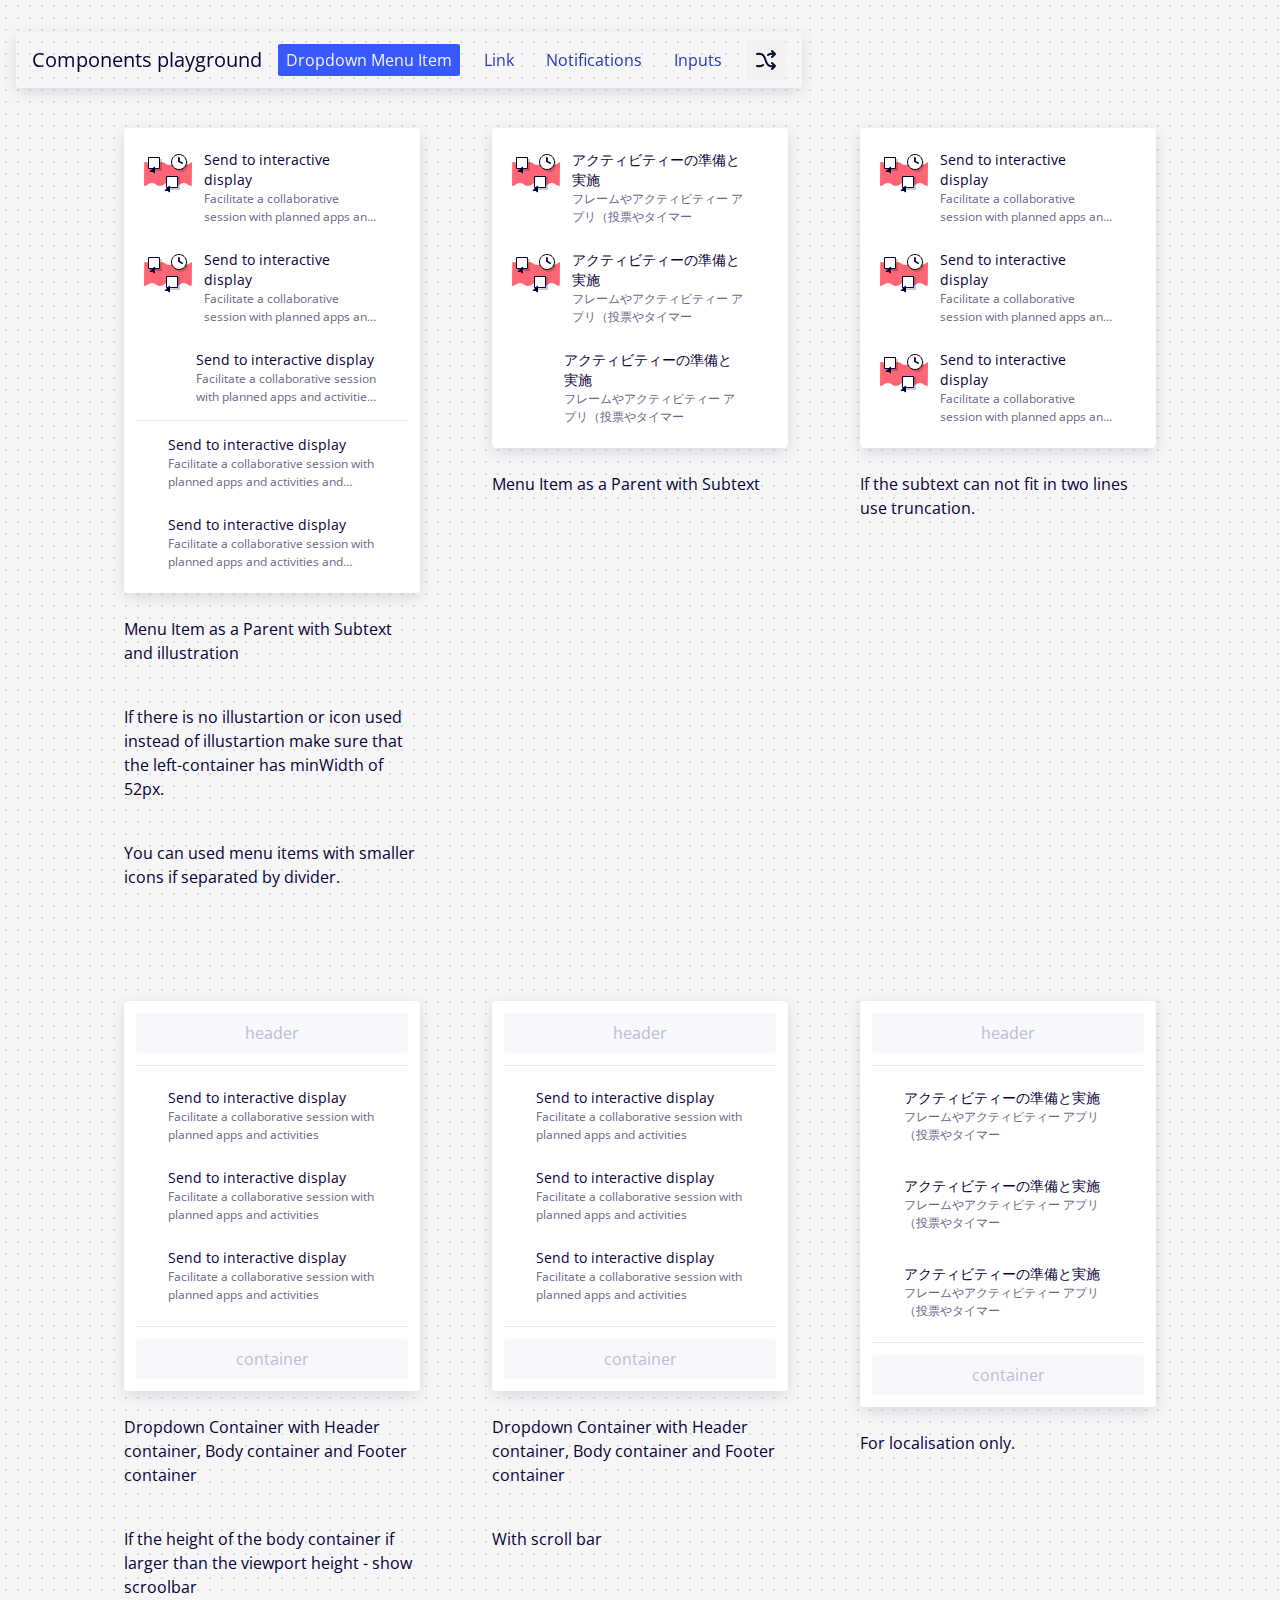
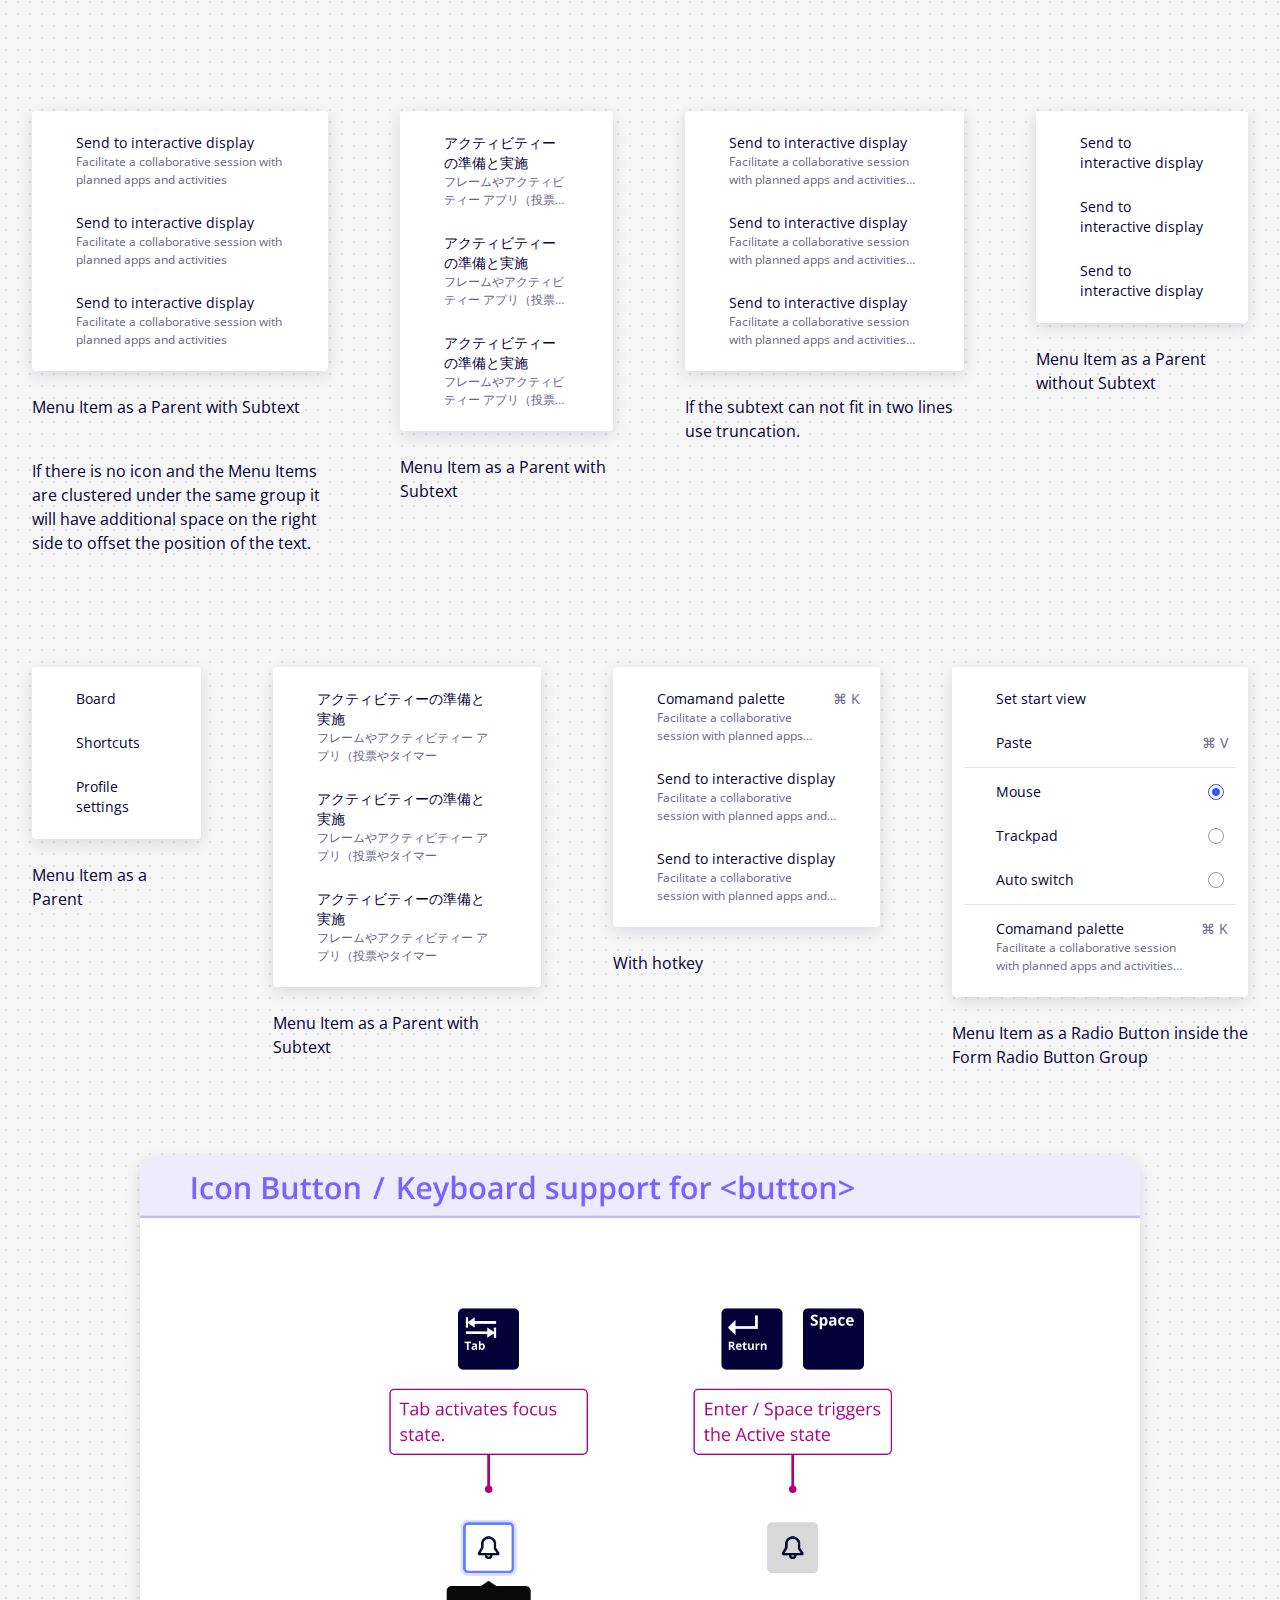
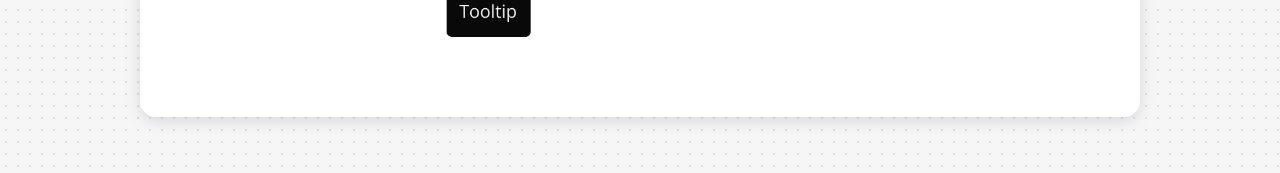
<file: index.html>
<html>

<head>
    <link href="https://fonts.googleapis.com/css2?family=Open+Sans&display=swap" rel="stylesheet">
    <link href="global.css" rel="stylesheet">
    <META NAME="robots" CONTENT="noindex,nofollow">
</head>

<body>

    <div class="header">
        <ul>
            <h3>Components playground</h3>
            <li class="current"><a href="/">Dropdown Menu Item</a></li>
            <li><a href="/link.html">Link</a></li>
            <li><a href="/notifications.html">Notifications</a></li>
            <li><a href="/input.html">Inputs</a></li>
            <div class="btn expand" tabindex="0">
                <svg class="icon" width="24" height="24" viewBox="0 0 24 24" fill="none"
                    xmlns="http://www.w3.org/2000/svg">
                    <g clip-path="url(#clip0_1908_1065)">
                        <path d="M22 21.0003L22.001 21" stroke="black" stroke-width="4"></path>
                        <path d="M22 21.0003L22.001 21" stroke="black" stroke-width="6"></path>
                        <path d="M22 21.0003L22.001 21" stroke="black" stroke-width="8"></path>
                        <path d="M22 21.0003L22.001 21" stroke="black" stroke-width="10"></path>
                        <path d="M22 21.0003L22.001 21" stroke="black" stroke-width="12"></path>
                        <path
                            d="M3 6.00017C3 6.00017 5.46367 5.71763 7 6.00017C12.7612 7.05971 10.2816 16.7294 16 18.0002C17.9061 18.4238 21 18.0002 21 18.0002M21 18.0002L18 15.0002M21 18.0002L18 21.0002M3 18C3 18 5.46367 18.2825 7 18C7.86387 17.8411 8.54246 17.4887 9.09118 17M21 6C21 6 17.9061 5.57642 16 6C15.1814 6.18191 14.5308 6.53593 14 7.01216M21 6L18 9M21 6L18 3"
                            stroke="black" stroke-width="2" stroke-linecap="round" stroke-linejoin="round"></path>
                    </g>
                    <defs>
                        <clipPath id="clip0_1908_1065">
                            <rect width="24" height="24" fill="white"></rect>
                        </clipPath>
                    </defs>
                </svg>
            </div>
        </ul>
    </div>

    <!-- next row -->

    <div class="row">
        <div class="group">
            <div class="container">
                <div class="body-container">
                    <div class="menu-item" tabindex="0">
                        <div class="icon-container">
                            <svg width="52" height="44" viewBox="0 0 52 44" fill="none"
                                xmlns="http://www.w3.org/2000/svg" xmlns:xlink="http://www.w3.org/1999/xlink">
                                <g clip-path="url(#clip0_5207_85398)">
                                    <path fill-rule="evenodd" clip-rule="evenodd"
                                        d="M0 34C3.98264 34 3.98263 31.0609 7.96527 31.0609C11.9469 31.0609 11.9469 34 15.9287 34C19.9097 34 19.9097 31.0609 23.8908 31.0609C27.8675 31.0609 27.8675 34 31.8441 34C35.8253 34 35.8253 31.0609 39.8066 31.0609C43.7879 31.0609 43.7879 34 47.7691 34L48 10.1262C45.2774 10.6888 44.8418 12.9391 41.3569 12.9391C37.3757 12.9391 37.3757 10 33.3945 10C29.4133 10 29.4132 12.9391 25.432 12.9391C21.4553 12.9391 21.4553 10 17.4788 10C13.4976 10 13.4976 12.9391 9.51648 12.9391C5.53483 12.9391 5.53484 10 1.55319 10C1.05543 10 0.619784 10.0459 0.230865 10.1262L0 34Z"
                                        fill="#FF6575" />
                                    <path d="M18 7H6V19H18V7Z" fill="url(#pattern0)" fill-opacity="0.36" />
                                    <path d="M36 25H23V38H36V25Z" fill="url(#pattern1)" fill-opacity="0.36" />
                                    <path d="M15.5 5.5H4.5V16.5H15.5V5.5Z" fill="white" stroke="#050038" />
                                    <path d="M33.5 24.5H22.5V35.5H33.5V24.5Z" fill="white" stroke="#050038" />
                                    <path
                                        d="M11.0009 15.2071V20.9597C11.0009 21.3789 10.5159 21.612 10.1886 21.3501L8.63789 20.1096C8.54923 20.0386 8.43908 20 8.32554 20H6.20804C5.76258 20 5.5395 19.4614 5.85448 19.1464L10.1473 14.8536C10.4623 14.5386 11.0009 14.7617 11.0009 15.2071Z"
                                        fill="#050038" />
                                    <path
                                        d="M26.0009 34.2071V39.9597C26.0009 40.3789 25.5159 40.612 25.1886 40.3501L23.6379 39.1096C23.5492 39.0386 23.439 39 23.3255 39H21.208C20.7626 39 20.5395 38.4614 20.8545 38.1464L25.1473 33.8536C25.4623 33.5386 26.0009 33.7617 26.0009 34.2071Z"
                                        fill="#050038" />
                                    <path
                                        d="M44 13C44 9.13401 40.866 6 37 6C33.134 6 30 9.13401 30 13C30 16.866 33.134 20 37 20C40.866 20 44 16.866 44 13Z"
                                        fill="url(#pattern2)" fill-opacity="0.36" />
                                    <path
                                        d="M35 17.5C39.1421 17.5 42.5 14.1421 42.5 10C42.5 5.85786 39.1421 2.5 35 2.5C30.8579 2.5 27.5 5.85786 27.5 10C27.5 14.1421 30.8579 17.5 35 17.5Z"
                                        fill="white" stroke="black" />
                                    <path fill-rule="evenodd" clip-rule="evenodd"
                                        d="M34.9091 5C35.4111 5 35.8182 5.34822 35.8182 5.77777V8.87749L38.6192 10.5893C39.0278 10.8389 39.1224 11.3247 38.8306 11.6742C38.5388 12.0238 37.971 12.1047 37.5625 11.8551L34 9.678V5.77777C34 5.34822 34.407 5 34.9091 5Z"
                                        fill="#050038" />
                                </g>
                                <defs>
                                    <pattern id="pattern0" patternContentUnits="objectBoundingBox" width="1" height="1">
                                        <use xlink:href="#image0_5207_85398" transform="scale(0.0113049)" />
                                    </pattern>
                                    <pattern id="pattern1" patternContentUnits="objectBoundingBox" width="1" height="1">
                                        <use xlink:href="#image0_5207_85398" transform="scale(0.0113049)" />
                                    </pattern>
                                    <pattern id="pattern2" patternContentUnits="objectBoundingBox" width="1" height="1">
                                        <use xlink:href="#image0_5207_85398" transform="scale(0.0113049)" />
                                    </pattern>
                                    <clipPath id="clip0_5207_85398">
                                        <rect width="48" height="44" fill="white" />
                                    </clipPath>
                                    <image id="image0_5207_85398" width="258" height="258"
                                        xlink:href="[data-uri]" />
                                </defs>
                            </svg>

                        </div>
                        <div class="label-container">
                            <span>Send to interactive display</span>
                            <span class="subtext">Facilitate a collaborative session with planned apps and
                                activities</span>
                        </div>
                        <div class="actions-container">
                            <div class="arrow-icon-container">
                                <svg class="icon" width="24" height="24" viewBox="0 0 24 24" fill="none"
                                    xmlns="http://www.w3.org/2000/svg">
                                    <path d="M9.5 6L15.5 12L9.5 18" stroke="black" stroke-width="2"
                                        stroke-linecap="round" />
                                </svg>
                            </div>
                        </div>
                    </div>

                    <div class="menu-item" tabindex="0">
                        <div class="icon-container">
                            <svg width="52" height="44" viewBox="0 0 52 44" fill="none"
                                xmlns="http://www.w3.org/2000/svg" xmlns:xlink="http://www.w3.org/1999/xlink">
                                <g clip-path="url(#clip0_5207_85398)">
                                    <path fill-rule="evenodd" clip-rule="evenodd"
                                        d="M0 34C3.98264 34 3.98263 31.0609 7.96527 31.0609C11.9469 31.0609 11.9469 34 15.9287 34C19.9097 34 19.9097 31.0609 23.8908 31.0609C27.8675 31.0609 27.8675 34 31.8441 34C35.8253 34 35.8253 31.0609 39.8066 31.0609C43.7879 31.0609 43.7879 34 47.7691 34L48 10.1262C45.2774 10.6888 44.8418 12.9391 41.3569 12.9391C37.3757 12.9391 37.3757 10 33.3945 10C29.4133 10 29.4132 12.9391 25.432 12.9391C21.4553 12.9391 21.4553 10 17.4788 10C13.4976 10 13.4976 12.9391 9.51648 12.9391C5.53483 12.9391 5.53484 10 1.55319 10C1.05543 10 0.619784 10.0459 0.230865 10.1262L0 34Z"
                                        fill="#FF6575" />
                                    <path d="M18 7H6V19H18V7Z" fill="url(#pattern0)" fill-opacity="0.36" />
                                    <path d="M36 25H23V38H36V25Z" fill="url(#pattern1)" fill-opacity="0.36" />
                                    <path d="M15.5 5.5H4.5V16.5H15.5V5.5Z" fill="white" stroke="#050038" />
                                    <path d="M33.5 24.5H22.5V35.5H33.5V24.5Z" fill="white" stroke="#050038" />
                                    <path
                                        d="M11.0009 15.2071V20.9597C11.0009 21.3789 10.5159 21.612 10.1886 21.3501L8.63789 20.1096C8.54923 20.0386 8.43908 20 8.32554 20H6.20804C5.76258 20 5.5395 19.4614 5.85448 19.1464L10.1473 14.8536C10.4623 14.5386 11.0009 14.7617 11.0009 15.2071Z"
                                        fill="#050038" />
                                    <path
                                        d="M26.0009 34.2071V39.9597C26.0009 40.3789 25.5159 40.612 25.1886 40.3501L23.6379 39.1096C23.5492 39.0386 23.439 39 23.3255 39H21.208C20.7626 39 20.5395 38.4614 20.8545 38.1464L25.1473 33.8536C25.4623 33.5386 26.0009 33.7617 26.0009 34.2071Z"
                                        fill="#050038" />
                                    <path
                                        d="M44 13C44 9.13401 40.866 6 37 6C33.134 6 30 9.13401 30 13C30 16.866 33.134 20 37 20C40.866 20 44 16.866 44 13Z"
                                        fill="url(#pattern2)" fill-opacity="0.36" />
                                    <path
                                        d="M35 17.5C39.1421 17.5 42.5 14.1421 42.5 10C42.5 5.85786 39.1421 2.5 35 2.5C30.8579 2.5 27.5 5.85786 27.5 10C27.5 14.1421 30.8579 17.5 35 17.5Z"
                                        fill="white" stroke="black" />
                                    <path fill-rule="evenodd" clip-rule="evenodd"
                                        d="M34.9091 5C35.4111 5 35.8182 5.34822 35.8182 5.77777V8.87749L38.6192 10.5893C39.0278 10.8389 39.1224 11.3247 38.8306 11.6742C38.5388 12.0238 37.971 12.1047 37.5625 11.8551L34 9.678V5.77777C34 5.34822 34.407 5 34.9091 5Z"
                                        fill="#050038" />
                                </g>
                                <defs>
                                    <pattern id="pattern0" patternContentUnits="objectBoundingBox" width="1" height="1">
                                        <use xlink:href="#image0_5207_85398" transform="scale(0.0113049)" />
                                    </pattern>
                                    <pattern id="pattern1" patternContentUnits="objectBoundingBox" width="1" height="1">
                                        <use xlink:href="#image0_5207_85398" transform="scale(0.0113049)" />
                                    </pattern>
                                    <pattern id="pattern2" patternContentUnits="objectBoundingBox" width="1" height="1">
                                        <use xlink:href="#image0_5207_85398" transform="scale(0.0113049)" />
                                    </pattern>
                                    <clipPath id="clip0_5207_85398">
                                        <rect width="48" height="44" fill="white" />
                                    </clipPath>
                                    <image id="image0_5207_85398" width="258" height="258"
                                        xlink:href="[data-uri]" />
                                </defs>
                            </svg>

                        </div>
                        <div class="label-container">
                            <span>Send to interactive display</span>
                            <span class="subtext">Facilitate a collaborative session with planned apps and
                                activities</span>
                        </div>
                        <div class="actions-container">
                            <div class="arrow-icon-container">
                                <svg class="icon" width="24" height="24" viewBox="0 0 24 24" fill="none"
                                    xmlns="http://www.w3.org/2000/svg">
                                    <path d="M9.5 6L15.5 12L9.5 18" stroke="black" stroke-width="2"
                                        stroke-linecap="round" />
                                </svg>
                            </div>
                        </div>
                    </div>

                    <div class="menu-item icon" tabindex="0">
                        <div class="icon-container">
                            <svg class="icon" width="24" height="24" viewBox="0 0 24 24" fill="none"
                                xmlns="http://www.w3.org/2000/svg">
                                <g clip-path="url(#clip0_1838_766)">
                                    <path
                                        d="M17 8V5C17 4.44772 16.5523 4 16 4H3C2.44772 4 2 4.44772 2 5V17C2 17.5523 2.44772 18 3 18H6H12H16C16.5523 18 17 17.5523 17 17V14M17 8L22 6V16L17 14M17 8V14"
                                        stroke="black" stroke-width="2" stroke-linecap="round"
                                        stroke-linejoin="round" />
                                    <path d="M22 21.0003L22.001 21" stroke="black" stroke-width="4" />
                                    <path d="M22 21.0003L22.001 21" stroke="black" stroke-width="6" />
                                    <path d="M22 21.0003L22.001 21" stroke="black" stroke-width="8" />
                                    <path d="M22 21.0003L22.001 21" stroke="black" stroke-width="10" />
                                    <path d="M22 21.0003L22.001 21" stroke="black" stroke-width="12" />
                                </g>
                                <defs>
                                    <clipPath id="clip0_1838_766">
                                        <rect width="24" height="24" fill="white" />
                                    </clipPath>
                                </defs>
                            </svg>

                        </div>
                        <div class="label-container">
                            <span>Send to interactive display</span>
                            <span class="subtext">Facilitate a collaborative session with planned apps and activities
                                and
                                facilitate
                                a collaborative session with planned apps and activities</span>
                        </div>
                        <div class="actions-container">
                            <div class="arrow-icon-container">
                                <svg class="icon" width="24" height="24" viewBox="0 0 24 24" fill="none"
                                    xmlns="http://www.w3.org/2000/svg">
                                    <path d="M9.5 6L15.5 12L9.5 18" stroke="black" stroke-width="2"
                                        stroke-linecap="round" />
                                </svg>
                            </div>
                        </div>
                    </div>

                    <div class="divider"></div>

                    <div class="menu-item" tabindex="0">
                        <div class="icon-container">
                            <svg class="icon" width="24" height="24" viewBox="0 0 24 24" fill="none"
                                xmlns="http://www.w3.org/2000/svg">
                                <g clip-path="url(#clip0_1838_766)">
                                    <path
                                        d="M17 8V5C17 4.44772 16.5523 4 16 4H3C2.44772 4 2 4.44772 2 5V17C2 17.5523 2.44772 18 3 18H6H12H16C16.5523 18 17 17.5523 17 17V14M17 8L22 6V16L17 14M17 8V14"
                                        stroke="black" stroke-width="2" stroke-linecap="round"
                                        stroke-linejoin="round" />
                                    <path d="M22 21.0003L22.001 21" stroke="black" stroke-width="4" />
                                    <path d="M22 21.0003L22.001 21" stroke="black" stroke-width="6" />
                                    <path d="M22 21.0003L22.001 21" stroke="black" stroke-width="8" />
                                    <path d="M22 21.0003L22.001 21" stroke="black" stroke-width="10" />
                                    <path d="M22 21.0003L22.001 21" stroke="black" stroke-width="12" />
                                </g>
                                <defs>
                                    <clipPath id="clip0_1838_766">
                                        <rect width="24" height="24" fill="white" />
                                    </clipPath>
                                </defs>
                            </svg>

                        </div>
                        <div class="label-container">
                            <span>Send to interactive display</span>
                            <span class="subtext">Facilitate a collaborative session with planned apps and activities
                                and
                                facilitate
                                a collaborative session with planned apps and activities</span>
                        </div>
                        <div class="actions-container">
                            <div class="arrow-icon-container">
                                <svg class="icon" width="24" height="24" viewBox="0 0 24 24" fill="none"
                                    xmlns="http://www.w3.org/2000/svg">
                                    <path d="M9.5 6L15.5 12L9.5 18" stroke="black" stroke-width="2"
                                        stroke-linecap="round" />
                                </svg>
                            </div>
                        </div>
                    </div>

                    <div class="menu-item" tabindex="0">
                        <div class="icon-container">
                            <svg class="icon" width="24" height="24" viewBox="0 0 24 24" fill="none"
                                xmlns="http://www.w3.org/2000/svg">
                                <g clip-path="url(#clip0_1838_766)">
                                    <path
                                        d="M17 8V5C17 4.44772 16.5523 4 16 4H3C2.44772 4 2 4.44772 2 5V17C2 17.5523 2.44772 18 3 18H6H12H16C16.5523 18 17 17.5523 17 17V14M17 8L22 6V16L17 14M17 8V14"
                                        stroke="black" stroke-width="2" stroke-linecap="round"
                                        stroke-linejoin="round" />
                                    <path d="M22 21.0003L22.001 21" stroke="black" stroke-width="4" />
                                    <path d="M22 21.0003L22.001 21" stroke="black" stroke-width="6" />
                                    <path d="M22 21.0003L22.001 21" stroke="black" stroke-width="8" />
                                    <path d="M22 21.0003L22.001 21" stroke="black" stroke-width="10" />
                                    <path d="M22 21.0003L22.001 21" stroke="black" stroke-width="12" />
                                </g>
                                <defs>
                                    <clipPath id="clip0_1838_766">
                                        <rect width="24" height="24" fill="white" />
                                    </clipPath>
                                </defs>
                            </svg>

                        </div>
                        <div class="label-container">
                            <span>Send to interactive display</span>
                            <span class="subtext">Facilitate a collaborative session with planned apps and activities
                                and
                                facilitate
                                a collaborative session with planned apps and activities</span>
                        </div>
                        <div class="actions-container">
                            <div class="arrow-icon-container">
                                <svg class="icon" width="24" height="24" viewBox="0 0 24 24" fill="none"
                                    xmlns="http://www.w3.org/2000/svg">
                                    <path d="M9.5 6L15.5 12L9.5 18" stroke="black" stroke-width="2"
                                        stroke-linecap="round" />
                                </svg>
                            </div>
                        </div>
                    </div>
                </div>
            </div>
            <p>Menu Item as a Parent with Subtext and illustration</p>
            <p>If there is no illustartion or icon used instead of illustartion make sure that the left-container has
                minWidth of 52px.</p>
            <p>You can used menu items with smaller icons if separated by divider.</p>
        </div>

        <div class="group">
            <div class="container">
                <div class="body-container">
                    <div class="menu-item" tabindex="0">
                        <div class="icon-container">
                            <svg width="52" height="44" viewBox="0 0 52 44" fill="none"
                                xmlns="http://www.w3.org/2000/svg" xmlns:xlink="http://www.w3.org/1999/xlink">
                                <g clip-path="url(#clip0_5207_85398)">
                                    <path fill-rule="evenodd" clip-rule="evenodd"
                                        d="M0 34C3.98264 34 3.98263 31.0609 7.96527 31.0609C11.9469 31.0609 11.9469 34 15.9287 34C19.9097 34 19.9097 31.0609 23.8908 31.0609C27.8675 31.0609 27.8675 34 31.8441 34C35.8253 34 35.8253 31.0609 39.8066 31.0609C43.7879 31.0609 43.7879 34 47.7691 34L48 10.1262C45.2774 10.6888 44.8418 12.9391 41.3569 12.9391C37.3757 12.9391 37.3757 10 33.3945 10C29.4133 10 29.4132 12.9391 25.432 12.9391C21.4553 12.9391 21.4553 10 17.4788 10C13.4976 10 13.4976 12.9391 9.51648 12.9391C5.53483 12.9391 5.53484 10 1.55319 10C1.05543 10 0.619784 10.0459 0.230865 10.1262L0 34Z"
                                        fill="#FF6575" />
                                    <path d="M18 7H6V19H18V7Z" fill="url(#pattern0)" fill-opacity="0.36" />
                                    <path d="M36 25H23V38H36V25Z" fill="url(#pattern1)" fill-opacity="0.36" />
                                    <path d="M15.5 5.5H4.5V16.5H15.5V5.5Z" fill="white" stroke="#050038" />
                                    <path d="M33.5 24.5H22.5V35.5H33.5V24.5Z" fill="white" stroke="#050038" />
                                    <path
                                        d="M11.0009 15.2071V20.9597C11.0009 21.3789 10.5159 21.612 10.1886 21.3501L8.63789 20.1096C8.54923 20.0386 8.43908 20 8.32554 20H6.20804C5.76258 20 5.5395 19.4614 5.85448 19.1464L10.1473 14.8536C10.4623 14.5386 11.0009 14.7617 11.0009 15.2071Z"
                                        fill="#050038" />
                                    <path
                                        d="M26.0009 34.2071V39.9597C26.0009 40.3789 25.5159 40.612 25.1886 40.3501L23.6379 39.1096C23.5492 39.0386 23.439 39 23.3255 39H21.208C20.7626 39 20.5395 38.4614 20.8545 38.1464L25.1473 33.8536C25.4623 33.5386 26.0009 33.7617 26.0009 34.2071Z"
                                        fill="#050038" />
                                    <path
                                        d="M44 13C44 9.13401 40.866 6 37 6C33.134 6 30 9.13401 30 13C30 16.866 33.134 20 37 20C40.866 20 44 16.866 44 13Z"
                                        fill="url(#pattern2)" fill-opacity="0.36" />
                                    <path
                                        d="M35 17.5C39.1421 17.5 42.5 14.1421 42.5 10C42.5 5.85786 39.1421 2.5 35 2.5C30.8579 2.5 27.5 5.85786 27.5 10C27.5 14.1421 30.8579 17.5 35 17.5Z"
                                        fill="white" stroke="black" />
                                    <path fill-rule="evenodd" clip-rule="evenodd"
                                        d="M34.9091 5C35.4111 5 35.8182 5.34822 35.8182 5.77777V8.87749L38.6192 10.5893C39.0278 10.8389 39.1224 11.3247 38.8306 11.6742C38.5388 12.0238 37.971 12.1047 37.5625 11.8551L34 9.678V5.77777C34 5.34822 34.407 5 34.9091 5Z"
                                        fill="#050038" />
                                </g>
                                <defs>
                                    <pattern id="pattern0" patternContentUnits="objectBoundingBox" width="1" height="1">
                                        <use xlink:href="#image0_5207_85398" transform="scale(0.0113049)" />
                                    </pattern>
                                    <pattern id="pattern1" patternContentUnits="objectBoundingBox" width="1" height="1">
                                        <use xlink:href="#image0_5207_85398" transform="scale(0.0113049)" />
                                    </pattern>
                                    <pattern id="pattern2" patternContentUnits="objectBoundingBox" width="1" height="1">
                                        <use xlink:href="#image0_5207_85398" transform="scale(0.0113049)" />
                                    </pattern>
                                    <clipPath id="clip0_5207_85398">
                                        <rect width="48" height="44" fill="white" />
                                    </clipPath>
                                    <image id="image0_5207_85398" width="258" height="258"
                                        xlink:href="[data-uri]" />
                                </defs>
                            </svg>

                        </div>
                        <div class="label-container">
                            <span>アクティビティーの準備と実施</span>
                            <span class="subtext">フレームやアクティビティー アプリ（投票やタイマー</span>
                        </div>
                        <div class="actions-container">
                            <div class="arrow-icon-container">
                                <svg class="icon" width="24" height="24" viewBox="0 0 24 24" fill="none"
                                    xmlns="http://www.w3.org/2000/svg">
                                    <path d="M9.5 6L15.5 12L9.5 18" stroke="black" stroke-width="2"
                                        stroke-linecap="round" />
                                </svg>
                            </div>
                        </div>
                    </div>

                    <div class="menu-item" tabindex="0">
                        <div class="icon-container">
                            <svg width="52" height="44" viewBox="0 0 52 44" fill="none"
                                xmlns="http://www.w3.org/2000/svg" xmlns:xlink="http://www.w3.org/1999/xlink">
                                <g clip-path="url(#clip0_5207_85398)">
                                    <path fill-rule="evenodd" clip-rule="evenodd"
                                        d="M0 34C3.98264 34 3.98263 31.0609 7.96527 31.0609C11.9469 31.0609 11.9469 34 15.9287 34C19.9097 34 19.9097 31.0609 23.8908 31.0609C27.8675 31.0609 27.8675 34 31.8441 34C35.8253 34 35.8253 31.0609 39.8066 31.0609C43.7879 31.0609 43.7879 34 47.7691 34L48 10.1262C45.2774 10.6888 44.8418 12.9391 41.3569 12.9391C37.3757 12.9391 37.3757 10 33.3945 10C29.4133 10 29.4132 12.9391 25.432 12.9391C21.4553 12.9391 21.4553 10 17.4788 10C13.4976 10 13.4976 12.9391 9.51648 12.9391C5.53483 12.9391 5.53484 10 1.55319 10C1.05543 10 0.619784 10.0459 0.230865 10.1262L0 34Z"
                                        fill="#FF6575" />
                                    <path d="M18 7H6V19H18V7Z" fill="url(#pattern0)" fill-opacity="0.36" />
                                    <path d="M36 25H23V38H36V25Z" fill="url(#pattern1)" fill-opacity="0.36" />
                                    <path d="M15.5 5.5H4.5V16.5H15.5V5.5Z" fill="white" stroke="#050038" />
                                    <path d="M33.5 24.5H22.5V35.5H33.5V24.5Z" fill="white" stroke="#050038" />
                                    <path
                                        d="M11.0009 15.2071V20.9597C11.0009 21.3789 10.5159 21.612 10.1886 21.3501L8.63789 20.1096C8.54923 20.0386 8.43908 20 8.32554 20H6.20804C5.76258 20 5.5395 19.4614 5.85448 19.1464L10.1473 14.8536C10.4623 14.5386 11.0009 14.7617 11.0009 15.2071Z"
                                        fill="#050038" />
                                    <path
                                        d="M26.0009 34.2071V39.9597C26.0009 40.3789 25.5159 40.612 25.1886 40.3501L23.6379 39.1096C23.5492 39.0386 23.439 39 23.3255 39H21.208C20.7626 39 20.5395 38.4614 20.8545 38.1464L25.1473 33.8536C25.4623 33.5386 26.0009 33.7617 26.0009 34.2071Z"
                                        fill="#050038" />
                                    <path
                                        d="M44 13C44 9.13401 40.866 6 37 6C33.134 6 30 9.13401 30 13C30 16.866 33.134 20 37 20C40.866 20 44 16.866 44 13Z"
                                        fill="url(#pattern2)" fill-opacity="0.36" />
                                    <path
                                        d="M35 17.5C39.1421 17.5 42.5 14.1421 42.5 10C42.5 5.85786 39.1421 2.5 35 2.5C30.8579 2.5 27.5 5.85786 27.5 10C27.5 14.1421 30.8579 17.5 35 17.5Z"
                                        fill="white" stroke="black" />
                                    <path fill-rule="evenodd" clip-rule="evenodd"
                                        d="M34.9091 5C35.4111 5 35.8182 5.34822 35.8182 5.77777V8.87749L38.6192 10.5893C39.0278 10.8389 39.1224 11.3247 38.8306 11.6742C38.5388 12.0238 37.971 12.1047 37.5625 11.8551L34 9.678V5.77777C34 5.34822 34.407 5 34.9091 5Z"
                                        fill="#050038" />
                                </g>
                                <defs>
                                    <pattern id="pattern0" patternContentUnits="objectBoundingBox" width="1" height="1">
                                        <use xlink:href="#image0_5207_85398" transform="scale(0.0113049)" />
                                    </pattern>
                                    <pattern id="pattern1" patternContentUnits="objectBoundingBox" width="1" height="1">
                                        <use xlink:href="#image0_5207_85398" transform="scale(0.0113049)" />
                                    </pattern>
                                    <pattern id="pattern2" patternContentUnits="objectBoundingBox" width="1" height="1">
                                        <use xlink:href="#image0_5207_85398" transform="scale(0.0113049)" />
                                    </pattern>
                                    <clipPath id="clip0_5207_85398">
                                        <rect width="48" height="44" fill="white" />
                                    </clipPath>
                                    <image id="image0_5207_85398" width="258" height="258"
                                        xlink:href="[data-uri]" />
                                </defs>
                            </svg>

                        </div>
                        <div class="label-container">
                            <span>アクティビティーの準備と実施</span>
                            <span class="subtext">フレームやアクティビティー アプリ（投票やタイマー</span>
                        </div>
                        <div class="actions-container">
                            <div class="arrow-icon-container">
                                <svg class="icon" width="24" height="24" viewBox="0 0 24 24" fill="none"
                                    xmlns="http://www.w3.org/2000/svg">
                                    <path d="M9.5 6L15.5 12L9.5 18" stroke="black" stroke-width="2"
                                        stroke-linecap="round" />
                                </svg>
                            </div>
                        </div>
                    </div>

                    <div class="menu-item icon" tabindex="0">
                        <div class="icon-container">


                        </div>
                        <div class="label-container">
                            <span>アクティビティーの準備と実施</span>
                            <span class="subtext">フレームやアクティビティー アプリ（投票やタイマー</span>
                        </div>
                        <div class="actions-container">
                            <div class="arrow-icon-container">
                                <svg class="icon" width="24" height="24" viewBox="0 0 24 24" fill="none"
                                    xmlns="http://www.w3.org/2000/svg">
                                    <path d="M9.5 6L15.5 12L9.5 18" stroke="black" stroke-width="2"
                                        stroke-linecap="round" />
                                </svg>
                            </div>
                        </div>
                    </div>
                </div>
            </div>
            <p>Menu Item as a Parent with Subtext</p>
        </div>

        <div class="group">
            <div class="container">
                <div class="body-container">
                    <div class="menu-item" tabindex="0">
                        <div class="icon-container">
                            <svg width="52" height="44" viewBox="0 0 52 44" fill="none"
                                xmlns="http://www.w3.org/2000/svg" xmlns:xlink="http://www.w3.org/1999/xlink">
                                <g clip-path="url(#clip0_5207_85398)">
                                    <path fill-rule="evenodd" clip-rule="evenodd"
                                        d="M0 34C3.98264 34 3.98263 31.0609 7.96527 31.0609C11.9469 31.0609 11.9469 34 15.9287 34C19.9097 34 19.9097 31.0609 23.8908 31.0609C27.8675 31.0609 27.8675 34 31.8441 34C35.8253 34 35.8253 31.0609 39.8066 31.0609C43.7879 31.0609 43.7879 34 47.7691 34L48 10.1262C45.2774 10.6888 44.8418 12.9391 41.3569 12.9391C37.3757 12.9391 37.3757 10 33.3945 10C29.4133 10 29.4132 12.9391 25.432 12.9391C21.4553 12.9391 21.4553 10 17.4788 10C13.4976 10 13.4976 12.9391 9.51648 12.9391C5.53483 12.9391 5.53484 10 1.55319 10C1.05543 10 0.619784 10.0459 0.230865 10.1262L0 34Z"
                                        fill="#FF6575" />
                                    <path d="M18 7H6V19H18V7Z" fill="url(#pattern0)" fill-opacity="0.36" />
                                    <path d="M36 25H23V38H36V25Z" fill="url(#pattern1)" fill-opacity="0.36" />
                                    <path d="M15.5 5.5H4.5V16.5H15.5V5.5Z" fill="white" stroke="#050038" />
                                    <path d="M33.5 24.5H22.5V35.5H33.5V24.5Z" fill="white" stroke="#050038" />
                                    <path
                                        d="M11.0009 15.2071V20.9597C11.0009 21.3789 10.5159 21.612 10.1886 21.3501L8.63789 20.1096C8.54923 20.0386 8.43908 20 8.32554 20H6.20804C5.76258 20 5.5395 19.4614 5.85448 19.1464L10.1473 14.8536C10.4623 14.5386 11.0009 14.7617 11.0009 15.2071Z"
                                        fill="#050038" />
                                    <path
                                        d="M26.0009 34.2071V39.9597C26.0009 40.3789 25.5159 40.612 25.1886 40.3501L23.6379 39.1096C23.5492 39.0386 23.439 39 23.3255 39H21.208C20.7626 39 20.5395 38.4614 20.8545 38.1464L25.1473 33.8536C25.4623 33.5386 26.0009 33.7617 26.0009 34.2071Z"
                                        fill="#050038" />
                                    <path
                                        d="M44 13C44 9.13401 40.866 6 37 6C33.134 6 30 9.13401 30 13C30 16.866 33.134 20 37 20C40.866 20 44 16.866 44 13Z"
                                        fill="url(#pattern2)" fill-opacity="0.36" />
                                    <path
                                        d="M35 17.5C39.1421 17.5 42.5 14.1421 42.5 10C42.5 5.85786 39.1421 2.5 35 2.5C30.8579 2.5 27.5 5.85786 27.5 10C27.5 14.1421 30.8579 17.5 35 17.5Z"
                                        fill="white" stroke="black" />
                                    <path fill-rule="evenodd" clip-rule="evenodd"
                                        d="M34.9091 5C35.4111 5 35.8182 5.34822 35.8182 5.77777V8.87749L38.6192 10.5893C39.0278 10.8389 39.1224 11.3247 38.8306 11.6742C38.5388 12.0238 37.971 12.1047 37.5625 11.8551L34 9.678V5.77777C34 5.34822 34.407 5 34.9091 5Z"
                                        fill="#050038" />
                                </g>
                                <defs>
                                    <pattern id="pattern0" patternContentUnits="objectBoundingBox" width="1" height="1">
                                        <use xlink:href="#image0_5207_85398" transform="scale(0.0113049)" />
                                    </pattern>
                                    <pattern id="pattern1" patternContentUnits="objectBoundingBox" width="1" height="1">
                                        <use xlink:href="#image0_5207_85398" transform="scale(0.0113049)" />
                                    </pattern>
                                    <pattern id="pattern2" patternContentUnits="objectBoundingBox" width="1" height="1">
                                        <use xlink:href="#image0_5207_85398" transform="scale(0.0113049)" />
                                    </pattern>
                                    <clipPath id="clip0_5207_85398">
                                        <rect width="48" height="44" fill="white" />
                                    </clipPath>
                                    <image id="image0_5207_85398" width="258" height="258"
                                        xlink:href="[data-uri]" />
                                </defs>
                            </svg>
                        </div>
                        <div class="label-container">
                            <span>Send to interactive display</span>
                            <span class="subtext">Facilitate a collaborative session with planned apps and activities
                                and
                                facilitate
                                a collaborative session with planned apps and activities</span>
                        </div>
                        <div class="actions-container">
                            <div class="arrow-icon-container">
                                <svg class="icon" width="24" height="24" viewBox="0 0 24 24" fill="none"
                                    xmlns="http://www.w3.org/2000/svg">
                                    <path d="M9.5 6L15.5 12L9.5 18" stroke="black" stroke-width="2"
                                        stroke-linecap="round" />
                                </svg>
                            </div>
                        </div>
                    </div>

                    <div class="menu-item" tabindex="0">
                        <div class="icon-container">
                            <svg width="52" height="44" viewBox="0 0 52 44" fill="none"
                                xmlns="http://www.w3.org/2000/svg" xmlns:xlink="http://www.w3.org/1999/xlink">
                                <g clip-path="url(#clip0_5207_85398)">
                                    <path fill-rule="evenodd" clip-rule="evenodd"
                                        d="M0 34C3.98264 34 3.98263 31.0609 7.96527 31.0609C11.9469 31.0609 11.9469 34 15.9287 34C19.9097 34 19.9097 31.0609 23.8908 31.0609C27.8675 31.0609 27.8675 34 31.8441 34C35.8253 34 35.8253 31.0609 39.8066 31.0609C43.7879 31.0609 43.7879 34 47.7691 34L48 10.1262C45.2774 10.6888 44.8418 12.9391 41.3569 12.9391C37.3757 12.9391 37.3757 10 33.3945 10C29.4133 10 29.4132 12.9391 25.432 12.9391C21.4553 12.9391 21.4553 10 17.4788 10C13.4976 10 13.4976 12.9391 9.51648 12.9391C5.53483 12.9391 5.53484 10 1.55319 10C1.05543 10 0.619784 10.0459 0.230865 10.1262L0 34Z"
                                        fill="#FF6575" />
                                    <path d="M18 7H6V19H18V7Z" fill="url(#pattern0)" fill-opacity="0.36" />
                                    <path d="M36 25H23V38H36V25Z" fill="url(#pattern1)" fill-opacity="0.36" />
                                    <path d="M15.5 5.5H4.5V16.5H15.5V5.5Z" fill="white" stroke="#050038" />
                                    <path d="M33.5 24.5H22.5V35.5H33.5V24.5Z" fill="white" stroke="#050038" />
                                    <path
                                        d="M11.0009 15.2071V20.9597C11.0009 21.3789 10.5159 21.612 10.1886 21.3501L8.63789 20.1096C8.54923 20.0386 8.43908 20 8.32554 20H6.20804C5.76258 20 5.5395 19.4614 5.85448 19.1464L10.1473 14.8536C10.4623 14.5386 11.0009 14.7617 11.0009 15.2071Z"
                                        fill="#050038" />
                                    <path
                                        d="M26.0009 34.2071V39.9597C26.0009 40.3789 25.5159 40.612 25.1886 40.3501L23.6379 39.1096C23.5492 39.0386 23.439 39 23.3255 39H21.208C20.7626 39 20.5395 38.4614 20.8545 38.1464L25.1473 33.8536C25.4623 33.5386 26.0009 33.7617 26.0009 34.2071Z"
                                        fill="#050038" />
                                    <path
                                        d="M44 13C44 9.13401 40.866 6 37 6C33.134 6 30 9.13401 30 13C30 16.866 33.134 20 37 20C40.866 20 44 16.866 44 13Z"
                                        fill="url(#pattern2)" fill-opacity="0.36" />
                                    <path
                                        d="M35 17.5C39.1421 17.5 42.5 14.1421 42.5 10C42.5 5.85786 39.1421 2.5 35 2.5C30.8579 2.5 27.5 5.85786 27.5 10C27.5 14.1421 30.8579 17.5 35 17.5Z"
                                        fill="white" stroke="black" />
                                    <path fill-rule="evenodd" clip-rule="evenodd"
                                        d="M34.9091 5C35.4111 5 35.8182 5.34822 35.8182 5.77777V8.87749L38.6192 10.5893C39.0278 10.8389 39.1224 11.3247 38.8306 11.6742C38.5388 12.0238 37.971 12.1047 37.5625 11.8551L34 9.678V5.77777C34 5.34822 34.407 5 34.9091 5Z"
                                        fill="#050038" />
                                </g>
                                <defs>
                                    <pattern id="pattern0" patternContentUnits="objectBoundingBox" width="1" height="1">
                                        <use xlink:href="#image0_5207_85398" transform="scale(0.0113049)" />
                                    </pattern>
                                    <pattern id="pattern1" patternContentUnits="objectBoundingBox" width="1" height="1">
                                        <use xlink:href="#image0_5207_85398" transform="scale(0.0113049)" />
                                    </pattern>
                                    <pattern id="pattern2" patternContentUnits="objectBoundingBox" width="1" height="1">
                                        <use xlink:href="#image0_5207_85398" transform="scale(0.0113049)" />
                                    </pattern>
                                    <clipPath id="clip0_5207_85398">
                                        <rect width="48" height="44" fill="white" />
                                    </clipPath>
                                    <image id="image0_5207_85398" width="258" height="258"
                                        xlink:href="[data-uri]" />
                                </defs>
                            </svg>

                        </div>
                        <div class="label-container">
                            <span>Send to interactive display</span>
                            <span class="subtext">Facilitate a collaborative session with planned apps and activities
                                and
                                facilitate
                                a collaborative session with planned apps and activities</span>
                        </div>
                        <div class="actions-container">
                            <div class="arrow-icon-container">
                                <svg class="icon" width="24" height="24" viewBox="0 0 24 24" fill="none"
                                    xmlns="http://www.w3.org/2000/svg">
                                    <path d="M9.5 6L15.5 12L9.5 18" stroke="black" stroke-width="2"
                                        stroke-linecap="round" />
                                </svg>
                            </div>
                        </div>
                    </div>

                    <div class="menu-item" tabindex="0">
                        <div class="icon-container">
                            <svg width="52" height="44" viewBox="0 0 52 44" fill="none"
                                xmlns="http://www.w3.org/2000/svg" xmlns:xlink="http://www.w3.org/1999/xlink">
                                <g clip-path="url(#clip0_5207_85398)">
                                    <path fill-rule="evenodd" clip-rule="evenodd"
                                        d="M0 34C3.98264 34 3.98263 31.0609 7.96527 31.0609C11.9469 31.0609 11.9469 34 15.9287 34C19.9097 34 19.9097 31.0609 23.8908 31.0609C27.8675 31.0609 27.8675 34 31.8441 34C35.8253 34 35.8253 31.0609 39.8066 31.0609C43.7879 31.0609 43.7879 34 47.7691 34L48 10.1262C45.2774 10.6888 44.8418 12.9391 41.3569 12.9391C37.3757 12.9391 37.3757 10 33.3945 10C29.4133 10 29.4132 12.9391 25.432 12.9391C21.4553 12.9391 21.4553 10 17.4788 10C13.4976 10 13.4976 12.9391 9.51648 12.9391C5.53483 12.9391 5.53484 10 1.55319 10C1.05543 10 0.619784 10.0459 0.230865 10.1262L0 34Z"
                                        fill="#FF6575" />
                                    <path d="M18 7H6V19H18V7Z" fill="url(#pattern0)" fill-opacity="0.36" />
                                    <path d="M36 25H23V38H36V25Z" fill="url(#pattern1)" fill-opacity="0.36" />
                                    <path d="M15.5 5.5H4.5V16.5H15.5V5.5Z" fill="white" stroke="#050038" />
                                    <path d="M33.5 24.5H22.5V35.5H33.5V24.5Z" fill="white" stroke="#050038" />
                                    <path
                                        d="M11.0009 15.2071V20.9597C11.0009 21.3789 10.5159 21.612 10.1886 21.3501L8.63789 20.1096C8.54923 20.0386 8.43908 20 8.32554 20H6.20804C5.76258 20 5.5395 19.4614 5.85448 19.1464L10.1473 14.8536C10.4623 14.5386 11.0009 14.7617 11.0009 15.2071Z"
                                        fill="#050038" />
                                    <path
                                        d="M26.0009 34.2071V39.9597C26.0009 40.3789 25.5159 40.612 25.1886 40.3501L23.6379 39.1096C23.5492 39.0386 23.439 39 23.3255 39H21.208C20.7626 39 20.5395 38.4614 20.8545 38.1464L25.1473 33.8536C25.4623 33.5386 26.0009 33.7617 26.0009 34.2071Z"
                                        fill="#050038" />
                                    <path
                                        d="M44 13C44 9.13401 40.866 6 37 6C33.134 6 30 9.13401 30 13C30 16.866 33.134 20 37 20C40.866 20 44 16.866 44 13Z"
                                        fill="url(#pattern2)" fill-opacity="0.36" />
                                    <path
                                        d="M35 17.5C39.1421 17.5 42.5 14.1421 42.5 10C42.5 5.85786 39.1421 2.5 35 2.5C30.8579 2.5 27.5 5.85786 27.5 10C27.5 14.1421 30.8579 17.5 35 17.5Z"
                                        fill="white" stroke="black" />
                                    <path fill-rule="evenodd" clip-rule="evenodd"
                                        d="M34.9091 5C35.4111 5 35.8182 5.34822 35.8182 5.77777V8.87749L38.6192 10.5893C39.0278 10.8389 39.1224 11.3247 38.8306 11.6742C38.5388 12.0238 37.971 12.1047 37.5625 11.8551L34 9.678V5.77777C34 5.34822 34.407 5 34.9091 5Z"
                                        fill="#050038" />
                                </g>
                                <defs>
                                    <pattern id="pattern0" patternContentUnits="objectBoundingBox" width="1" height="1">
                                        <use xlink:href="#image0_5207_85398" transform="scale(0.0113049)" />
                                    </pattern>
                                    <pattern id="pattern1" patternContentUnits="objectBoundingBox" width="1" height="1">
                                        <use xlink:href="#image0_5207_85398" transform="scale(0.0113049)" />
                                    </pattern>
                                    <pattern id="pattern2" patternContentUnits="objectBoundingBox" width="1" height="1">
                                        <use xlink:href="#image0_5207_85398" transform="scale(0.0113049)" />
                                    </pattern>
                                    <clipPath id="clip0_5207_85398">
                                        <rect width="48" height="44" fill="white" />
                                    </clipPath>
                                    <image id="image0_5207_85398" width="258" height="258"
                                        xlink:href="[data-uri]" />
                                </defs>
                            </svg>

                        </div>
                        <div class="label-container">
                            <span>Send to interactive display</span>
                            <span class="subtext">Facilitate a collaborative session with planned apps and activities
                                and
                                facilitate
                                a collaborative session with planned apps and activities</span>
                        </div>
                        <div class="actions-container">
                            <div class="arrow-icon-container">
                                <svg class="icon" width="24" height="24" viewBox="0 0 24 24" fill="none"
                                    xmlns="http://www.w3.org/2000/svg">
                                    <path d="M9.5 6L15.5 12L9.5 18" stroke="black" stroke-width="2"
                                        stroke-linecap="round" />
                                </svg>
                            </div>
                        </div>
                    </div>
                </div>
            </div>
            <p>If the subtext can not fit in two lines use truncation.</p>
        </div>
    </div>

    <!-- next row -->


    <div class="row">
        <div class="group">
            <div class="container">
                <div class="header-container">
                    <div class="placeholder-field">
                        <p>header</p>
                    </div>
                </div>
                <div class="divider"></div>

                <div class="body-container">
                    <div class="menu-item" tabindex="0">
                        <div class="icon-container">
                            <svg class="icon" width="24" height="24" viewBox="0 0 24 24" fill="none"
                                xmlns="http://www.w3.org/2000/svg">
                                <g clip-path="url(#clip0_1830_724)">
                                    <path d="M12 4H3V18H8M12 4H21V18H16M12 4V2M8 18L6 22M8 18H16M16 18L18 22M9 11H15"
                                        stroke="black" stroke-width="2" stroke-linecap="round"
                                        stroke-linejoin="round" />
                                    <path d="M22 21.0003L22.001 21" stroke="black" stroke-width="4" />
                                    <path d="M22 21.0003L22.001 21" stroke="black" stroke-width="6" />
                                    <path d="M22 21.0003L22.001 21" stroke="black" stroke-width="8" />
                                    <path d="M22 21.0003L22.001 21" stroke="black" stroke-width="10" />
                                    <path d="M22 21.0003L22.001 21" stroke="black" stroke-width="12" />
                                </g>
                                <defs>
                                    <clipPath id="clip0_1830_724">
                                        <rect width="24" height="24" fill="white" />
                                    </clipPath>
                                </defs>
                            </svg>
                        </div>
                        <div class="label-container">
                            <span>Send to interactive display</span>
                            <span class="subtext">Facilitate a collaborative session with planned apps and
                                activities</span>
                        </div>
                        <div class="actions-container">
                            <div class="arrow-icon-container">
                                <svg class="icon" width="24" height="24" viewBox="0 0 24 24" fill="none"
                                    xmlns="http://www.w3.org/2000/svg">
                                    <path d="M9.5 6L15.5 12L9.5 18" stroke="black" stroke-width="2"
                                        stroke-linecap="round" />
                                </svg>
                            </div>
                        </div>
                    </div>

                    <div class="menu-item" tabindex="0">
                        <div class="icon-container">
                            <svg class="icon" width="24" height="24" viewBox="0 0 24 24" fill="none"
                                xmlns="http://www.w3.org/2000/svg">
                                <g clip-path="url(#clip0_1734_376)">
                                    <path
                                        d="M11 6H10C7.79086 6 6 7.79086 6 10V11M14 18H22M22 18L20 15M22 18L20 21M10 18C10 20.2091 8.20914 22 6 22C3.79086 22 2 20.2091 2 18C2 15.7909 3.79086 14 6 14C8.20914 14 10 15.7909 10 18ZM16 2H20C21.1046 2 22 2.89543 22 4V8C22 9.10457 21.1046 10 20 10H16C14.8954 10 14 9.10457 14 8V4C14 2.89543 14.8954 2 16 2Z"
                                        stroke="black" stroke-width="2" stroke-linecap="round"
                                        stroke-linejoin="round" />
                                </g>
                                <defs>
                                    <clipPath id="clip0_1734_376">
                                        <rect width="24" height="24" fill="white" />
                                    </clipPath>
                                </defs>
                            </svg>
                        </div>
                        <div class="label-container">
                            <span>Send to interactive display</span>
                            <span class="subtext">Facilitate a collaborative session with planned apps and
                                activities</span>
                        </div>
                        <div class="actions-container">
                            <div class="arrow-icon-container">
                                <svg class="icon" width="24" height="24" viewBox="0 0 24 24" fill="none"
                                    xmlns="http://www.w3.org/2000/svg">
                                    <path d="M9.5 6L15.5 12L9.5 18" stroke="black" stroke-width="2"
                                        stroke-linecap="round" />
                                </svg>
                            </div>
                        </div>
                    </div>

                    <div class="menu-item" tabindex="0">
                        <div class="icon-container">
                        </div>
                        <div class="label-container">
                            <span>Send to interactive display</span>
                            <span class="subtext">Facilitate a collaborative session with planned apps and
                                activities</span>
                        </div>
                        <div class="actions-container">
                            <div class="arrow-icon-container">
                            </div>
                        </div>
                    </div>
                </div>
                <div class="divider"></div>

                <div class="footer-container">
                    <div class="placeholder-field">
                        <p>container</p>
                    </div>
                </div>
            </div>
            <p>Dropdown Container with Header container, Body container and Footer container</p>
            <p>If the height of the body container if larger than the viewport height - show scroolbar</p>
        </div>

        <div class="group">
            <div class="container">
                <div class="header-container">
                    <div class="placeholder-field">
                        <p>header</p>
                    </div>
                </div>
                <div class="divider"></div>

                <div class="body-container maxheight">
                    <div class="menu-item" tabindex="0">
                        <div class="icon-container">
                            <svg class="icon" width="24" height="24" viewBox="0 0 24 24" fill="none"
                                xmlns="http://www.w3.org/2000/svg">
                                <g clip-path="url(#clip0_1830_724)">
                                    <path d="M12 4H3V18H8M12 4H21V18H16M12 4V2M8 18L6 22M8 18H16M16 18L18 22M9 11H15"
                                        stroke="black" stroke-width="2" stroke-linecap="round"
                                        stroke-linejoin="round" />
                                    <path d="M22 21.0003L22.001 21" stroke="black" stroke-width="4" />
                                    <path d="M22 21.0003L22.001 21" stroke="black" stroke-width="6" />
                                    <path d="M22 21.0003L22.001 21" stroke="black" stroke-width="8" />
                                    <path d="M22 21.0003L22.001 21" stroke="black" stroke-width="10" />
                                    <path d="M22 21.0003L22.001 21" stroke="black" stroke-width="12" />
                                </g>
                                <defs>
                                    <clipPath id="clip0_1830_724">
                                        <rect width="24" height="24" fill="white" />
                                    </clipPath>
                                </defs>
                            </svg>
                        </div>
                        <div class="label-container">
                            <span>Send to interactive display</span>
                            <span class="subtext">Facilitate a collaborative session with planned apps and
                                activities</span>
                        </div>
                        <div class="actions-container">
                            <div class="arrow-icon-container">
                                <svg class="icon" width="24" height="24" viewBox="0 0 24 24" fill="none"
                                    xmlns="http://www.w3.org/2000/svg">
                                    <path d="M9.5 6L15.5 12L9.5 18" stroke="black" stroke-width="2"
                                        stroke-linecap="round" />
                                </svg>
                            </div>
                        </div>
                    </div>

                    <div class="menu-item" tabindex="0">
                        <div class="icon-container">
                            <svg class="icon" width="24" height="24" viewBox="0 0 24 24" fill="none"
                                xmlns="http://www.w3.org/2000/svg">
                                <g clip-path="url(#clip0_1734_376)">
                                    <path
                                        d="M11 6H10C7.79086 6 6 7.79086 6 10V11M14 18H22M22 18L20 15M22 18L20 21M10 18C10 20.2091 8.20914 22 6 22C3.79086 22 2 20.2091 2 18C2 15.7909 3.79086 14 6 14C8.20914 14 10 15.7909 10 18ZM16 2H20C21.1046 2 22 2.89543 22 4V8C22 9.10457 21.1046 10 20 10H16C14.8954 10 14 9.10457 14 8V4C14 2.89543 14.8954 2 16 2Z"
                                        stroke="black" stroke-width="2" stroke-linecap="round"
                                        stroke-linejoin="round" />
                                </g>
                                <defs>
                                    <clipPath id="clip0_1734_376">
                                        <rect width="24" height="24" fill="white" />
                                    </clipPath>
                                </defs>
                            </svg>
                        </div>
                        <div class="label-container">
                            <span>Send to interactive display</span>
                            <span class="subtext">Facilitate a collaborative session with planned apps and
                                activities</span>
                        </div>
                        <div class="actions-container">
                            <div class="arrow-icon-container">
                                <svg class="icon" width="24" height="24" viewBox="0 0 24 24" fill="none"
                                    xmlns="http://www.w3.org/2000/svg">
                                    <path d="M9.5 6L15.5 12L9.5 18" stroke="black" stroke-width="2"
                                        stroke-linecap="round" />
                                </svg>
                            </div>
                        </div>
                    </div>

                    <div class="menu-item" tabindex="0">
                        <div class="icon-container">
                        </div>
                        <div class="label-container">
                            <span>Send to interactive display</span>
                            <span class="subtext">Facilitate a collaborative session with planned apps and
                                activities</span>
                        </div>
                        <div class="actions-container">
                            <div class="arrow-icon-container">
                            </div>
                        </div>
                    </div>

                    <div class="menu-item" tabindex="0">
                        <div class="icon-container">
                        </div>
                        <div class="label-container">
                            <span>Send to interactive display</span>
                            <span class="subtext">Facilitate a collaborative session with planned apps and
                                activities</span>
                        </div>
                        <div class="actions-container">
                            <div class="arrow-icon-container">
                            </div>
                        </div>
                    </div>

                    <div class="menu-item" tabindex="0">
                        <div class="icon-container">
                        </div>
                        <div class="label-container">
                            <span>Send to interactive display</span>
                            <span class="subtext">Facilitate a collaborative session with planned apps and
                                activities</span>
                        </div>
                        <div class="actions-container">
                            <div class="arrow-icon-container">
                            </div>
                        </div>
                    </div>
                </div>
                <div class="divider"></div>

                <div class="footer-container">
                    <div class="placeholder-field">
                        <p>container</p>
                    </div>
                </div>
            </div>
            <p>Dropdown Container with Header container, Body container and Footer container</p>
            <p>With scroll bar</p>
        </div>

        <div class="group">
            <div class="container">
                <div class="header-container">
                    <div class="placeholder-field">
                        <p>header</p>
                    </div>
                </div>
                <div class="divider"></div>

                <div class="menu-item" tabindex="0">
                    <div class="icon-container">
                        <svg class="icon" width="24" height="24" viewBox="0 0 24 24" fill="none"
                            xmlns="http://www.w3.org/2000/svg">
                            <g clip-path="url(#clip0_1693_376)">
                                <path
                                    d="M19 4H5C3.89543 4 3 4.89543 3 6V18C3 19.1046 3.89543 20 5 20H19C20.1046 20 21 19.1046 21 18V6C21 4.89543 20.1046 4 19 4Z"
                                    stroke="black" stroke-width="2" stroke-linecap="round" stroke-linejoin="round" />
                                <rect x="7" y="8" width="10" height="8" rx="1" fill="black" />
                            </g>
                            <defs>
                                <clipPath id="clip0_1693_376">
                                    <rect width="24" height="24" fill="white" />
                                </clipPath>
                            </defs>
                        </svg>
                    </div>
                    <div class="label-container">
                        <span>アクティビティーの準備と実施</span>
                        <span class="subtext">フレームやアクティビティー アプリ（投票やタイマー</span>
                    </div>
                    <div class="actions-container">
                        <div class="arrow-icon-container">
                            <svg class="icon" width="24" height="24" viewBox="0 0 24 24" fill="none"
                                xmlns="http://www.w3.org/2000/svg">
                                <path d="M9.5 6L15.5 12L9.5 18" stroke="black" stroke-width="2"
                                    stroke-linecap="round" />
                            </svg>
                        </div>
                    </div>
                </div>

                <div class="menu-item" tabindex="0">
                    <div class="icon-container">
                        <svg class="icon" width="24" height="24" viewBox="0 0 24 24" fill="none"
                            xmlns="http://www.w3.org/2000/svg">
                            <g clip-path="url(#clip0_1778_745)">
                                <path
                                    d="M12 15C9.95881 15 7.25087 13.6667 6.32577 11M12 15C14.0484 15 16.7683 13.7096 17.684 11M12 15V21M6 5V9C6 9.73401 6.11786 10.4007 6.32577 11M6 5V3H18L18 5M6 5H2.00006C2.15268 8.78837 3.14819 10.0611 6.32577 11M18 5L18.0001 9C18 9.73654 17.8859 10.4027 17.684 11M18 5H22C21.9142 8.74377 20.9429 10.0334 17.684 11"
                                    stroke="black" stroke-width="2" stroke-linecap="round" stroke-linejoin="round" />
                                <path
                                    d="M8 19C8 18.4477 8.44772 18 9 18H15C15.5523 18 16 18.4477 16 19V21C16 21.5523 15.5523 22 15 22H9C8.44772 22 8 21.5523 8 21V19Z"
                                    fill="black" />

                            </g>
                            <defs>
                                <clipPath id="clip0_1778_745">
                                    <rect width="24" height="24" fill="white" />
                                </clipPath>
                            </defs>
                        </svg>


                    </div>
                    <div class="label-container">
                        <span>アクティビティーの準備と実施</span>
                        <span class="subtext">フレームやアクティビティー アプリ（投票やタイマー</span>
                    </div>
                    <div class="actions-container">
                        <div class="arrow-icon-container">
                            <svg class="icon" width="24" height="24" viewBox="0 0 24 24" fill="none"
                                xmlns="http://www.w3.org/2000/svg">
                                <path d="M9.5 6L15.5 12L9.5 18" stroke="black" stroke-width="2"
                                    stroke-linecap="round" />
                            </svg>
                        </div>
                    </div>
                </div>

                <div class="menu-item" tabindex="0">
                    <div class="icon-container">
                    </div>
                    <div class="label-container">
                        <span>アクティビティーの準備と実施</span>
                        <span class="subtext">フレームやアクティビティー アプリ（投票やタイマー</span>
                    </div>
                    <div class="actions-container">
                        <div class="arrow-icon-container">
                        </div>
                    </div>
                </div>
                <div class="divider"></div>

                <div class="footer-container">
                    <div class="placeholder-field">
                        <p>container</p>
                    </div>
                </div>
            </div>
            <p>For localisation only.</p>
        </div>
    </div>
    </div>

    <!-- next row -->

    <div class="row">
        <div class="group">
            <div class="container">
                <div class="body-container">
                    <div class="menu-item" tabindex="0">
                        <div class="icon-container">
                            <svg class="icon" width="24" height="24" viewBox="0 0 24 24" fill="none"
                                xmlns="http://www.w3.org/2000/svg">
                                <g clip-path="url(#clip0_1830_724)">
                                    <path d="M12 4H3V18H8M12 4H21V18H16M12 4V2M8 18L6 22M8 18H16M16 18L18 22M9 11H15"
                                        stroke="black" stroke-width="2" stroke-linecap="round"
                                        stroke-linejoin="round" />
                                    <path d="M22 21.0003L22.001 21" stroke="black" stroke-width="4" />
                                    <path d="M22 21.0003L22.001 21" stroke="black" stroke-width="6" />
                                    <path d="M22 21.0003L22.001 21" stroke="black" stroke-width="8" />
                                    <path d="M22 21.0003L22.001 21" stroke="black" stroke-width="10" />
                                    <path d="M22 21.0003L22.001 21" stroke="black" stroke-width="12" />
                                </g>
                                <defs>
                                    <clipPath id="clip0_1830_724">
                                        <rect width="24" height="24" fill="white" />
                                    </clipPath>
                                </defs>
                            </svg>
                        </div>
                        <div class="label-container">
                            <span>Send to interactive display</span>
                            <span class="subtext">Facilitate a collaborative session with planned apps and
                                activities</span>
                        </div>
                        <div class="actions-container">
                            <div class="arrow-icon-container">
                                <svg class="icon" width="24" height="24" viewBox="0 0 24 24" fill="none"
                                    xmlns="http://www.w3.org/2000/svg">
                                    <path d="M9.5 6L15.5 12L9.5 18" stroke="black" stroke-width="2"
                                        stroke-linecap="round" />
                                </svg>
                            </div>
                        </div>
                    </div>

                    <div class="menu-item" tabindex="0">
                        <div class="icon-container">
                            <svg class="icon" width="24" height="24" viewBox="0 0 24 24" fill="none"
                                xmlns="http://www.w3.org/2000/svg">
                                <g clip-path="url(#clip0_1734_376)">
                                    <path
                                        d="M11 6H10C7.79086 6 6 7.79086 6 10V11M14 18H22M22 18L20 15M22 18L20 21M10 18C10 20.2091 8.20914 22 6 22C3.79086 22 2 20.2091 2 18C2 15.7909 3.79086 14 6 14C8.20914 14 10 15.7909 10 18ZM16 2H20C21.1046 2 22 2.89543 22 4V8C22 9.10457 21.1046 10 20 10H16C14.8954 10 14 9.10457 14 8V4C14 2.89543 14.8954 2 16 2Z"
                                        stroke="black" stroke-width="2" stroke-linecap="round"
                                        stroke-linejoin="round" />
                                </g>
                                <defs>
                                    <clipPath id="clip0_1734_376">
                                        <rect width="24" height="24" fill="white" />
                                    </clipPath>
                                </defs>
                            </svg>
                        </div>
                        <div class="label-container">
                            <span>Send to interactive display</span>
                            <span class="subtext">Facilitate a collaborative session with planned apps and
                                activities</span>
                        </div>
                        <div class="actions-container">
                            <div class="arrow-icon-container">
                                <svg class="icon" width="24" height="24" viewBox="0 0 24 24" fill="none"
                                    xmlns="http://www.w3.org/2000/svg">
                                    <path d="M9.5 6L15.5 12L9.5 18" stroke="black" stroke-width="2"
                                        stroke-linecap="round" />
                                </svg>
                            </div>
                        </div>
                    </div>

                    <div class="menu-item" tabindex="0">
                        <div class="icon-container">
                        </div>
                        <div class="label-container">
                            <span>Send to interactive display</span>
                            <span class="subtext">Facilitate a collaborative session with planned apps and
                                activities</span>
                        </div>
                        <div class="actions-container">
                            <div class="arrow-icon-container">
                            </div>
                        </div>
                    </div>
                </div>
            </div>
            <p>Menu Item as a Parent with Subtext</p>
            <p>If there is no icon and the Menu Items are clustered under the same group it will have additional space
                on the right side to offset the position of the text.</p>
        </div>

        <div class="group">
            <div class="container">
                <div class="body-container">
                    <div class="menu-item" tabindex="0">
                        <div class="icon-container">
                            <svg class="icon" width="24" height="24" viewBox="0 0 24 24" fill="none"
                                xmlns="http://www.w3.org/2000/svg">
                                <g clip-path="url(#clip0_1693_376)">
                                    <path
                                        d="M19 4H5C3.89543 4 3 4.89543 3 6V18C3 19.1046 3.89543 20 5 20H19C20.1046 20 21 19.1046 21 18V6C21 4.89543 20.1046 4 19 4Z"
                                        stroke="black" stroke-width="2" stroke-linecap="round"
                                        stroke-linejoin="round" />
                                    <rect x="7" y="8" width="10" height="8" rx="1" fill="black" />
                                </g>
                                <defs>
                                    <clipPath id="clip0_1693_376">
                                        <rect width="24" height="24" fill="white" />
                                    </clipPath>
                                </defs>
                            </svg>
                        </div>
                        <div class="label-container">
                            <span>アクティビティーの準備と実施</span>
                            <span class="subtext">フレームやアクティビティー アプリ（投票やタイマー</span>
                        </div>
                        <div class="actions-container">
                            <div class="arrow-icon-container">
                                <svg class="icon" width="24" height="24" viewBox="0 0 24 24" fill="none"
                                    xmlns="http://www.w3.org/2000/svg">
                                    <path d="M9.5 6L15.5 12L9.5 18" stroke="black" stroke-width="2"
                                        stroke-linecap="round" />
                                </svg>
                            </div>
                        </div>
                    </div>

                    <div class="menu-item" tabindex="0">
                        <div class="icon-container">
                            <svg class="icon" width="24" height="24" viewBox="0 0 24 24" fill="none"
                                xmlns="http://www.w3.org/2000/svg">
                                <g clip-path="url(#clip0_1778_745)">
                                    <path
                                        d="M12 15C9.95881 15 7.25087 13.6667 6.32577 11M12 15C14.0484 15 16.7683 13.7096 17.684 11M12 15V21M6 5V9C6 9.73401 6.11786 10.4007 6.32577 11M6 5V3H18L18 5M6 5H2.00006C2.15268 8.78837 3.14819 10.0611 6.32577 11M18 5L18.0001 9C18 9.73654 17.8859 10.4027 17.684 11M18 5H22C21.9142 8.74377 20.9429 10.0334 17.684 11"
                                        stroke="black" stroke-width="2" stroke-linecap="round"
                                        stroke-linejoin="round" />
                                    <path
                                        d="M8 19C8 18.4477 8.44772 18 9 18H15C15.5523 18 16 18.4477 16 19V21C16 21.5523 15.5523 22 15 22H9C8.44772 22 8 21.5523 8 21V19Z"
                                        fill="black" />

                                </g>
                                <defs>
                                    <clipPath id="clip0_1778_745">
                                        <rect width="24" height="24" fill="white" />
                                    </clipPath>
                                </defs>
                            </svg>


                        </div>
                        <div class="label-container">
                            <span>アクティビティーの準備と実施</span>
                            <span class="subtext">フレームやアクティビティー アプリ（投票やタイマー</span>
                        </div>
                        <div class="actions-container">
                            <div class="arrow-icon-container">
                                <svg class="icon" width="24" height="24" viewBox="0 0 24 24" fill="none"
                                    xmlns="http://www.w3.org/2000/svg">
                                    <path d="M9.5 6L15.5 12L9.5 18" stroke="black" stroke-width="2"
                                        stroke-linecap="round" />
                                </svg>
                            </div>
                        </div>
                    </div>

                    <div class="menu-item" tabindex="0">
                        <div class="icon-container">
                        </div>
                        <div class="label-container">
                            <span>アクティビティーの準備と実施</span>
                            <span class="subtext">フレームやアクティビティー アプリ（投票やタイマー</span>
                        </div>
                        <div class="actions-container">
                            <div class="arrow-icon-container">
                            </div>
                        </div>
                    </div>
                </div>
            </div>
            <p>Menu Item as a Parent with Subtext</p>
        </div>

        <div class="group">
            <div class="container">
                <div class="body-container">
                    <div class="menu-item" tabindex="0">
                        <div class="icon-container">
                            <svg class="icon" width="24" height="24" viewBox="0 0 24 24" fill="none"
                                xmlns="http://www.w3.org/2000/svg">
                                <g clip-path="url(#clip0_1734_376)">
                                    <path
                                        d="M11 6H10C7.79086 6 6 7.79086 6 10V11M14 18H22M22 18L20 15M22 18L20 21M10 18C10 20.2091 8.20914 22 6 22C3.79086 22 2 20.2091 2 18C2 15.7909 3.79086 14 6 14C8.20914 14 10 15.7909 10 18ZM16 2H20C21.1046 2 22 2.89543 22 4V8C22 9.10457 21.1046 10 20 10H16C14.8954 10 14 9.10457 14 8V4C14 2.89543 14.8954 2 16 2Z"
                                        stroke="black" stroke-width="2" stroke-linecap="round"
                                        stroke-linejoin="round" />
                                </g>
                                <defs>
                                    <clipPath id="clip0_1734_376">
                                        <rect width="24" height="24" fill="white" />
                                    </clipPath>
                                </defs>
                            </svg>
                        </div>
                        <div class="label-container">
                            <span>Send to interactive display</span>
                            <span class="subtext">Facilitate a collaborative session with planned apps and activities
                                and
                                facilitate
                                a collaborative session with planned apps and activities</span>
                        </div>
                        <div class="actions-container">
                            <div class="arrow-icon-container">
                                <svg class="icon" width="24" height="24" viewBox="0 0 24 24" fill="none"
                                    xmlns="http://www.w3.org/2000/svg">
                                    <path d="M9.5 6L15.5 12L9.5 18" stroke="black" stroke-width="2"
                                        stroke-linecap="round" />
                                </svg>
                            </div>
                        </div>
                    </div>

                    <div class="menu-item" tabindex="0">
                        <div class="icon-container">
                            <svg class="icon" width="24" height="24" viewBox="0 0 24 24" fill="none"
                                xmlns="http://www.w3.org/2000/svg">
                                <g clip-path="url(#clip0_1838_766)">
                                    <path
                                        d="M17 8V5C17 4.44772 16.5523 4 16 4H3C2.44772 4 2 4.44772 2 5V17C2 17.5523 2.44772 18 3 18H6H12H16C16.5523 18 17 17.5523 17 17V14M17 8L22 6V16L17 14M17 8V14"
                                        stroke="black" stroke-width="2" stroke-linecap="round"
                                        stroke-linejoin="round" />
                                    <path d="M22 21.0003L22.001 21" stroke="black" stroke-width="4" />
                                    <path d="M22 21.0003L22.001 21" stroke="black" stroke-width="6" />
                                    <path d="M22 21.0003L22.001 21" stroke="black" stroke-width="8" />
                                    <path d="M22 21.0003L22.001 21" stroke="black" stroke-width="10" />
                                    <path d="M22 21.0003L22.001 21" stroke="black" stroke-width="12" />
                                </g>
                                <defs>
                                    <clipPath id="clip0_1838_766">
                                        <rect width="24" height="24" fill="white" />
                                    </clipPath>
                                </defs>
                            </svg>

                        </div>
                        <div class="label-container">
                            <span>Send to interactive display</span>
                            <span class="subtext">Facilitate a collaborative session with planned apps and activities
                                and
                                facilitate
                                a collaborative session with planned apps and activities</span>
                        </div>
                        <div class="actions-container">
                            <div class="arrow-icon-container">
                                <svg class="icon" width="24" height="24" viewBox="0 0 24 24" fill="none"
                                    xmlns="http://www.w3.org/2000/svg">
                                    <path d="M9.5 6L15.5 12L9.5 18" stroke="black" stroke-width="2"
                                        stroke-linecap="round" />
                                </svg>
                            </div>
                        </div>
                    </div>

                    <div class="menu-item" tabindex="0">
                        <div class="icon-container">
                            <svg class="icon" width="24" height="24" viewBox="0 0 24 24" fill="none"
                                xmlns="http://www.w3.org/2000/svg">
                                <g clip-path="url(#clip0_1861_1046)">
                                    <path
                                        d="M18.5 4H21.5M18.5 12H21.5M18.5 20H21.5M14.5 20C9.5 20 6.5 18 6.5 14M14.5 4C9.5 4 6.5 6 6.5 10M10.75 12C10.75 11 10 10 8.5 10C5.5 10 7.5 10 4.5 10C1.5 10 1.5 14 4.5 14C7.5 14 5.5 14 8.5 14C10 14 10.75 13 10.75 12ZM10.75 12H14.5"
                                        stroke="black" stroke-width="2" stroke-linecap="round" />
                                    <path d="M22 21.0003L22.001 21" stroke="black" stroke-width="4" />
                                    <path d="M22 21.0003L22.001 21" stroke="black" stroke-width="6" />
                                    <path d="M22 21.0003L22.001 21" stroke="black" stroke-width="8" />
                                    <path d="M22 21.0003L22.001 21" stroke="black" stroke-width="10" />
                                    <path d="M22 21.0003L22.001 21" stroke="black" stroke-width="12" />
                                </g>
                                <defs>
                                    <clipPath id="clip0_1861_1046">
                                        <rect width="24" height="24" fill="white" />
                                    </clipPath>
                                </defs>
                            </svg>

                        </div>
                        <div class="label-container">
                            <span>Send to interactive display</span>
                            <span class="subtext">Facilitate a collaborative session with planned apps and activities
                                and
                                facilitate
                                a collaborative session with planned apps and activities</span>
                        </div>
                        <div class="actions-container">
                            <div class="arrow-icon-container">
                                <svg class="icon" width="24" height="24" viewBox="0 0 24 24" fill="none"
                                    xmlns="http://www.w3.org/2000/svg">
                                    <path d="M9.5 6L15.5 12L9.5 18" stroke="black" stroke-width="2"
                                        stroke-linecap="round" />
                                </svg>
                            </div>
                        </div>
                    </div>
                </div>
            </div>
            <p>If the subtext can not fit in two lines use truncation.</p>
        </div>

        <div class="group">
            <div class="container">
                <div class="body-container">
                    <div class="menu-item" tabindex="0">
                        <div class="icon-container">
                            <svg class="icon" width="24" height="24" viewBox="0 0 24 24" fill="none"
                                xmlns="http://www.w3.org/2000/svg">
                                <g clip-path="url(#clip0_1908_1065)">
                                    <path d="M22 21.0003L22.001 21" stroke="black" stroke-width="4" />
                                    <path d="M22 21.0003L22.001 21" stroke="black" stroke-width="6" />
                                    <path d="M22 21.0003L22.001 21" stroke="black" stroke-width="8" />
                                    <path d="M22 21.0003L22.001 21" stroke="black" stroke-width="10" />
                                    <path d="M22 21.0003L22.001 21" stroke="black" stroke-width="12" />
                                    <path
                                        d="M3 6.00017C3 6.00017 5.46367 5.71763 7 6.00017C12.7612 7.05971 10.2816 16.7294 16 18.0002C17.9061 18.4238 21 18.0002 21 18.0002M21 18.0002L18 15.0002M21 18.0002L18 21.0002M3 18C3 18 5.46367 18.2825 7 18C7.86387 17.8411 8.54246 17.4887 9.09118 17M21 6C21 6 17.9061 5.57642 16 6C15.1814 6.18191 14.5308 6.53593 14 7.01216M21 6L18 9M21 6L18 3"
                                        stroke="black" stroke-width="2" stroke-linecap="round"
                                        stroke-linejoin="round" />
                                </g>
                                <defs>
                                    <clipPath id="clip0_1908_1065">
                                        <rect width="24" height="24" fill="white" />
                                    </clipPath>
                                </defs>
                            </svg>

                        </div>
                        <div class="label-container">
                            <span>Send to interactive display</span>
                        </div>
                        <div class="actions-container">
                            <div class="arrow-icon-container">
                                <svg class="icon" width="24" height="24" viewBox="0 0 24 24" fill="none"
                                    xmlns="http://www.w3.org/2000/svg">
                                    <path d="M9.5 6L15.5 12L9.5 18" stroke="black" stroke-width="2"
                                        stroke-linecap="round" />
                                </svg>
                            </div>
                        </div>
                    </div>

                    <div class="menu-item" tabindex="0">
                        <div class="icon-container">
                            <svg class="icon" width="24" height="24" viewBox="0 0 24 24" fill="none"
                                xmlns="http://www.w3.org/2000/svg">
                                <g clip-path="url(#clip0_1734_376)">
                                    <path
                                        d="M11 6H10C7.79086 6 6 7.79086 6 10V11M14 18H22M22 18L20 15M22 18L20 21M10 18C10 20.2091 8.20914 22 6 22C3.79086 22 2 20.2091 2 18C2 15.7909 3.79086 14 6 14C8.20914 14 10 15.7909 10 18ZM16 2H20C21.1046 2 22 2.89543 22 4V8C22 9.10457 21.1046 10 20 10H16C14.8954 10 14 9.10457 14 8V4C14 2.89543 14.8954 2 16 2Z"
                                        stroke="black" stroke-width="2" stroke-linecap="round"
                                        stroke-linejoin="round" />
                                </g>
                                <defs>
                                    <clipPath id="clip0_1734_376">
                                        <rect width="24" height="24" fill="white" />
                                    </clipPath>
                                </defs>
                            </svg>
                        </div>
                        <div class="label-container">
                            <span>Send to interactive display</span>
                        </div>
                        <div class="actions-container">
                            <div class="arrow-icon-container">
                                <svg class="icon" width="24" height="24" viewBox="0 0 24 24" fill="none"
                                    xmlns="http://www.w3.org/2000/svg">
                                    <path d="M9.5 6L15.5 12L9.5 18" stroke="black" stroke-width="2"
                                        stroke-linecap="round" />
                                </svg>
                            </div>
                        </div>
                    </div>

                    <div class="menu-item" tabindex="0">
                        <div class="icon-container">
                        </div>
                        <div class="label-container">
                            <span>Send to interactive display</span>
                        </div>
                        <div class="actions-container">
                            <div class="arrow-icon-container">
                                <svg class="icon" width="24" height="24" viewBox="0 0 24 24" fill="none"
                                    xmlns="http://www.w3.org/2000/svg">
                                    <path d="M9.5 6L15.5 12L9.5 18" stroke="black" stroke-width="2"
                                        stroke-linecap="round" />
                                </svg>
                            </div>
                        </div>
                    </div>
                </div>
            </div>
            <p>Menu Item as a Parent without Subtext</p>
        </div>
    </div>

    <!-- next row -->

    <div class="row">
        <div class="group">
            <div class="container">
                <div class="body-container">
                    <div class="menu-item" tabindex="0">
                        <div class="icon-container">
                            <svg class="icon" width="24" height="24" viewBox="0 0 24 24" fill="none"
                                xmlns="http://www.w3.org/2000/svg">
                                <g clip-path="url(#clip0_1778_769)">
                                    <path d="M12 13H18M6 17H2V3H22V17H18M6 17V21M6 17H18M18 17V21" stroke="black"
                                        stroke-width="2" stroke-linecap="round" stroke-linejoin="round" />
                                </g>
                                <defs>
                                    <clipPath id="clip0_1778_769">
                                        <rect width="24" height="24" fill="white" />
                                    </clipPath>
                                </defs>
                            </svg>

                        </div>
                        <div class="label-container">
                            <span>Board</span>
                        </div>
                        <div class="actions-container">
                            <div class="arrow-icon-container">
                                <svg class="icon" width="24" height="24" viewBox="0 0 24 24" fill="none"
                                    xmlns="http://www.w3.org/2000/svg">
                                    <path d="M9.5 6L15.5 12L9.5 18" stroke="black" stroke-width="2"
                                        stroke-linecap="round" />
                                </svg>
                            </div>
                        </div>
                    </div>

                    <div class="menu-item" tabindex="0">
                        <div class="icon-container">
                            <svg class="icon" width="24" height="24" viewBox="0 0 24 24" fill="none"
                                xmlns="http://www.w3.org/2000/svg">
                                <path
                                    d="M7 8H13M10 8V14M6 4H18C19.1046 4 20 4.89543 20 6V18C20 19.1046 19.1046 20 18 20H6C4.89543 20 4 19.1046 4 18V6C4 4.89543 4.89543 4 6 4Z"
                                    stroke="black" stroke-width="2" stroke-linecap="round" />
                                <rect width="0.001" height="0.001" fill="black" />
                            </svg>


                        </div>
                        <div class="label-container">
                            <span>Shortcuts</span>
                        </div>
                        <div class="actions-container">
                            <div class="arrow-icon-container">

                            </div>
                        </div>
                    </div>

                    <div class="menu-item" tabindex="0">
                        <div class="icon-container">
                            <svg class="icon" width="24" height="24" viewBox="0 0 24 24" fill="none"
                                xmlns="http://www.w3.org/2000/svg">
                                <path
                                    d="M4 20L4.44293 17.3424C4.76439 15.4137 6.43315 14 8.38851 14H15.6115C17.5668 14 19.2356 15.4137 19.5571 17.3424L20 20M16 7C16 9.20914 14.2091 11 12 11C9.79086 11 8 9.20914 8 7C8 4.79086 9.79086 3 12 3C14.2091 3 16 4.79086 16 7Z"
                                    stroke="black" stroke-width="2" stroke-linecap="round" />
                                <rect width="0.0001" height="0.001" fill="black" />
                            </svg>

                        </div>
                        <div class="label-container">
                            <span>Profile settings</span>
                        </div>
                        <div class="actions-container">
                            <div class="arrow-icon-container">
                            </div>
                        </div>
                    </div>
                </div>
            </div>
            <p>Menu Item as a Parent</p>
        </div>

        <div class="group">
            <div class="container">
                <div class="body-container">
                    <div class="menu-item" tabindex="0">
                        <div class="icon-container">
                            <svg class="icon" width="24" height="24" viewBox="0 0 24 24" fill="none"
                                xmlns="http://www.w3.org/2000/svg">
                                <g clip-path="url(#clip0_1693_376)">
                                    <path
                                        d="M19 4H5C3.89543 4 3 4.89543 3 6V18C3 19.1046 3.89543 20 5 20H19C20.1046 20 21 19.1046 21 18V6C21 4.89543 20.1046 4 19 4Z"
                                        stroke="black" stroke-width="2" stroke-linecap="round"
                                        stroke-linejoin="round" />
                                    <rect x="7" y="8" width="10" height="8" rx="1" fill="black" />
                                </g>
                                <defs>
                                    <clipPath id="clip0_1693_376">
                                        <rect width="24" height="24" fill="white" />
                                    </clipPath>
                                </defs>
                            </svg>
                        </div>
                        <div class="label-container">
                            <span>アクティビティーの準備と実施</span>
                            <span class="subtext">フレームやアクティビティー アプリ（投票やタイマー</span>
                        </div>
                        <div class="actions-container">
                            <div class="arrow-icon-container">
                                <svg class="icon" width="24" height="24" viewBox="0 0 24 24" fill="none"
                                    xmlns="http://www.w3.org/2000/svg">
                                    <path d="M9.5 6L15.5 12L9.5 18" stroke="black" stroke-width="2"
                                        stroke-linecap="round" />
                                </svg>
                            </div>
                        </div>
                    </div>

                    <div class="menu-item" tabindex="0">
                        <div class="icon-container">
                            <svg class="icon" width="24" height="24" viewBox="0 0 24 24" fill="none"
                                xmlns="http://www.w3.org/2000/svg">
                                <g clip-path="url(#clip0_1778_745)">
                                    <path
                                        d="M12 15C9.95881 15 7.25087 13.6667 6.32577 11M12 15C14.0484 15 16.7683 13.7096 17.684 11M12 15V21M6 5V9C6 9.73401 6.11786 10.4007 6.32577 11M6 5V3H18L18 5M6 5H2.00006C2.15268 8.78837 3.14819 10.0611 6.32577 11M18 5L18.0001 9C18 9.73654 17.8859 10.4027 17.684 11M18 5H22C21.9142 8.74377 20.9429 10.0334 17.684 11"
                                        stroke="black" stroke-width="2" stroke-linecap="round"
                                        stroke-linejoin="round" />
                                    <path
                                        d="M8 19C8 18.4477 8.44772 18 9 18H15C15.5523 18 16 18.4477 16 19V21C16 21.5523 15.5523 22 15 22H9C8.44772 22 8 21.5523 8 21V19Z"
                                        fill="black" />

                                </g>
                                <defs>
                                    <clipPath id="clip0_1778_745">
                                        <rect width="24" height="24" fill="white" />
                                    </clipPath>
                                </defs>
                            </svg>


                        </div>
                        <div class="label-container">
                            <span>アクティビティーの準備と実施</span>
                            <span class="subtext">フレームやアクティビティー アプリ（投票やタイマー</span>
                        </div>
                        <div class="actions-container">
                            <div class="arrow-icon-container">
                                <svg class="icon" width="24" height="24" viewBox="0 0 24 24" fill="none"
                                    xmlns="http://www.w3.org/2000/svg">
                                    <path d="M9.5 6L15.5 12L9.5 18" stroke="black" stroke-width="2"
                                        stroke-linecap="round" />
                                </svg>
                            </div>
                        </div>
                    </div>

                    <div class="menu-item" tabindex="0">
                        <div class="icon-container">
                        </div>
                        <div class="label-container">
                            <span>アクティビティーの準備と実施</span>
                            <span class="subtext">フレームやアクティビティー アプリ（投票やタイマー</span>
                        </div>
                        <div class="actions-container">
                            <div class="arrow-icon-container">
                            </div>
                        </div>
                    </div>
                </div>
            </div>
            <p>Menu Item as a Parent with Subtext</p>
        </div>

        <div class="group">
            <div class="container">
                <div class="body-container">
                    <div class="menu-item" tabindex="0">
                        <div class="icon-container">
                            <svg class="icon" width="24" height="24" viewBox="0 0 24 24" fill="none"
                                xmlns="http://www.w3.org/2000/svg">
                                <g clip-path="url(#clip0_1734_376)">
                                    <path
                                        d="M11 6H10C7.79086 6 6 7.79086 6 10V11M14 18H22M22 18L20 15M22 18L20 21M10 18C10 20.2091 8.20914 22 6 22C3.79086 22 2 20.2091 2 18C2 15.7909 3.79086 14 6 14C8.20914 14 10 15.7909 10 18ZM16 2H20C21.1046 2 22 2.89543 22 4V8C22 9.10457 21.1046 10 20 10H16C14.8954 10 14 9.10457 14 8V4C14 2.89543 14.8954 2 16 2Z"
                                        stroke="black" stroke-width="2" stroke-linecap="round"
                                        stroke-linejoin="round" />
                                </g>
                                <defs>
                                    <clipPath id="clip0_1734_376">
                                        <rect width="24" height="24" fill="white" />
                                    </clipPath>
                                </defs>
                            </svg>
                        </div>
                        <div class="label-container">
                            <span>Comamand palette</span>
                            <span class="subtext">Facilitate a collaborative session with planned apps and activities
                                and
                                facilitate
                                a collaborative session with planned apps and activities</span>
                        </div>
                        <div class="actions-container">
                            <div class="hotkey-container">
                                <span>⌘ K</span>
                            </div>
                        </div>
                    </div>

                    <div class="menu-item" tabindex="0">
                        <div class="icon-container">
                            <svg class="icon" width="24" height="24" viewBox="0 0 24 24" fill="none"
                                xmlns="http://www.w3.org/2000/svg">
                                <g clip-path="url(#clip0_1838_766)">
                                    <path
                                        d="M17 8V5C17 4.44772 16.5523 4 16 4H3C2.44772 4 2 4.44772 2 5V17C2 17.5523 2.44772 18 3 18H6H12H16C16.5523 18 17 17.5523 17 17V14M17 8L22 6V16L17 14M17 8V14"
                                        stroke="black" stroke-width="2" stroke-linecap="round"
                                        stroke-linejoin="round" />
                                    <path d="M22 21.0003L22.001 21" stroke="black" stroke-width="4" />
                                    <path d="M22 21.0003L22.001 21" stroke="black" stroke-width="6" />
                                    <path d="M22 21.0003L22.001 21" stroke="black" stroke-width="8" />
                                    <path d="M22 21.0003L22.001 21" stroke="black" stroke-width="10" />
                                    <path d="M22 21.0003L22.001 21" stroke="black" stroke-width="12" />
                                </g>
                                <defs>
                                    <clipPath id="clip0_1838_766">
                                        <rect width="24" height="24" fill="white" />
                                    </clipPath>
                                </defs>
                            </svg>

                        </div>
                        <div class="label-container">
                            <span>Send to interactive display</span>
                            <span class="subtext">Facilitate a collaborative session with planned apps and activities
                                and
                                facilitate
                                a collaborative session with planned apps and activities</span>
                        </div>
                        <div class="actions-container">
                            <div class="arrow-icon-container">
                                <svg class="icon" width="24" height="24" viewBox="0 0 24 24" fill="none"
                                    xmlns="http://www.w3.org/2000/svg">
                                    <path d="M9.5 6L15.5 12L9.5 18" stroke="black" stroke-width="2"
                                        stroke-linecap="round" />
                                </svg>
                            </div>
                        </div>
                    </div>

                    <div class="menu-item" tabindex="0">
                        <div class="icon-container">
                            <svg class="icon" width="24" height="24" viewBox="0 0 24 24" fill="none"
                                xmlns="http://www.w3.org/2000/svg">
                                <g clip-path="url(#clip0_1861_1046)">
                                    <path
                                        d="M18.5 4H21.5M18.5 12H21.5M18.5 20H21.5M14.5 20C9.5 20 6.5 18 6.5 14M14.5 4C9.5 4 6.5 6 6.5 10M10.75 12C10.75 11 10 10 8.5 10C5.5 10 7.5 10 4.5 10C1.5 10 1.5 14 4.5 14C7.5 14 5.5 14 8.5 14C10 14 10.75 13 10.75 12ZM10.75 12H14.5"
                                        stroke="black" stroke-width="2" stroke-linecap="round" />
                                    <path d="M22 21.0003L22.001 21" stroke="black" stroke-width="4" />
                                    <path d="M22 21.0003L22.001 21" stroke="black" stroke-width="6" />
                                    <path d="M22 21.0003L22.001 21" stroke="black" stroke-width="8" />
                                    <path d="M22 21.0003L22.001 21" stroke="black" stroke-width="10" />
                                    <path d="M22 21.0003L22.001 21" stroke="black" stroke-width="12" />
                                </g>
                                <defs>
                                    <clipPath id="clip0_1861_1046">
                                        <rect width="24" height="24" fill="white" />
                                    </clipPath>
                                </defs>
                            </svg>

                        </div>
                        <div class="label-container">
                            <span>Send to interactive display</span>
                            <span class="subtext">Facilitate a collaborative session with planned apps and activities
                                and
                                facilitate
                                a collaborative session with planned apps and activities</span>
                        </div>
                        <div class="actions-container">
                            <div class="arrow-icon-container">
                                <svg class="icon" width="24" height="24" viewBox="0 0 24 24" fill="none"
                                    xmlns="http://www.w3.org/2000/svg">
                                    <path d="M9.5 6L15.5 12L9.5 18" stroke="black" stroke-width="2"
                                        stroke-linecap="round" />
                                </svg>
                            </div>
                        </div>
                    </div>
                </div>
            </div>
            <p>With hotkey</p>
        </div>

        <div class="group">
            <div class="container">
                <div class="body-container">
                    <div class="menu-item" tabindex="0">
                        <div class="icon-container">

                        </div>
                        <div class="label-container">
                            <span>Set start view</span>
                        </div>
                        <div class="actions-container">
                        </div>
                    </div>

                    <div class="menu-item" tabindex="0">
                        <div class="icon-container">

                        </div>
                        <div class="label-container">
                            <span>Paste</span>
                        </div>
                        <div class="actions-container">
                            <div class="hotkey-container">
                                <span>⌘ V</span>
                            </div>
                        </div>
                    </div>

                    <div class="divider"></div>

                    <form action="#">

                        <div class="menu-item" tabindex="0">
                            <div class="icon-container">
                                <svg class="icon" width="24" height="24" viewBox="0 0 24 24" fill="none"
                                    xmlns="http://www.w3.org/2000/svg">
                                    <path
                                        d="M12 8V11M9 3.5H15C17.2091 3.5 19 5.29086 19 7.5V13.5C19 17.366 15.866 20.5 12 20.5C8.13401 20.5 5 17.366 5 13.5V7.5C5 5.29086 6.79086 3.5 9 3.5Z"
                                        stroke="black" stroke-width="2" stroke-linecap="round" />
                                    <path d="M0 0H0.001V0.001H0V0Z" fill="black" />
                                </svg>


                            </div>

                            <div class="label-container">
                                <span>Mouse</span>
                            </div>
                            <input type="radio" id="test1" name="radio-group" checked>

                            <div class="actions-container" for="test1">
                                <div class="radiobutton"></div>
                            </div>
                        </div>

                        <div class="menu-item" tabindex="0">
                            <div class="icon-container">
                                <svg class="icon" width="24" height="24" viewBox="0 0 24 24" fill="none"
                                    xmlns="http://www.w3.org/2000/svg">
                                    <path
                                        d="M4 14V16C4 17.6569 5.34315 19 7 19H12M4 14V7C4 5.34315 5.34315 4 7 4H17C18.6569 4 20 5.34315 20 7V14M4 14H12M20 14V16C20 17.6569 18.6569 19 17 19H12M20 14H12M12 14V19"
                                        stroke="black" stroke-width="2" />
                                </svg>
                            </div>

                            <div class="label-container">
                                <span>Trackpad</span>
                            </div>
                            <input type="radio" id="test2" name="radio-group">

                            <div class="actions-container" for="test2">
                                <div class="radiobutton"></div>
                            </div>
                        </div>

                        <div class="menu-item" tabindex="0">
                            <div class="icon-container">
                                <svg class="icon" width="24" height="24" viewBox="0 0 24 24" fill="none"
                                    xmlns="http://www.w3.org/2000/svg">
                                    <g clip-path="url(#clip0_1908_1065)">
                                        <path
                                            d="M3 6.00017C3 6.00017 5.46367 5.71763 7 6.00017C12.7612 7.05971 10.2816 16.7294 16 18.0002C17.9061 18.4238 21 18.0002 21 18.0002M21 18.0002L18 15.0002M21 18.0002L18 21.0002M3 18C3 18 5.46367 18.2825 7 18C7.86387 17.8411 8.54246 17.4887 9.09118 17M21 6C21 6 17.9061 5.57642 16 6C15.1814 6.18191 14.5308 6.53593 14 7.01216M21 6L18 9M21 6L18 3"
                                            stroke="black" stroke-width="2" stroke-linecap="round"
                                            stroke-linejoin="round" />
                                    </g>
                                    <defs>
                                        <clipPath id="clip0_1908_1065">
                                            <rect width="24" height="24" fill="white" />
                                        </clipPath>
                                    </defs>
                                </svg>
                            </div>

                            <div class="label-container">
                                <span>Auto switch</span>
                            </div>
                            <input type="radio" id="test3" name="radio-group">

                            <div class="actions-container" for="test3">
                                <div class="radiobutton"></div>
                            </div>
                        </div>

                    </form>
                    <div class="divider"></div>
                    <div class="menu-item" tabindex="0">
                        <div class="icon-container">
                            <svg class="icon" width="24" height="24" viewBox="0 0 24 24" fill="none"
                                xmlns="http://www.w3.org/2000/svg">
                                <g clip-path="url(#clip0_1734_376)">
                                    <path
                                        d="M11 6H10C7.79086 6 6 7.79086 6 10V11M14 18H22M22 18L20 15M22 18L20 21M10 18C10 20.2091 8.20914 22 6 22C3.79086 22 2 20.2091 2 18C2 15.7909 3.79086 14 6 14C8.20914 14 10 15.7909 10 18ZM16 2H20C21.1046 2 22 2.89543 22 4V8C22 9.10457 21.1046 10 20 10H16C14.8954 10 14 9.10457 14 8V4C14 2.89543 14.8954 2 16 2Z"
                                        stroke="black" stroke-width="2" stroke-linecap="round"
                                        stroke-linejoin="round" />
                                </g>
                                <defs>
                                    <clipPath id="clip0_1734_376">
                                        <rect width="24" height="24" fill="white" />
                                    </clipPath>
                                </defs>
                            </svg>
                        </div>
                        <div class="label-container">
                            <span>Comamand palette</span>
                            <span class="subtext">Facilitate a collaborative session with planned apps and activities
                                and
                                facilitate
                                a collaborative session with planned apps and activities</span>
                        </div>
                        <div class="actions-container">
                            <div class="hotkey-container">
                                <span>⌘ K</span>
                            </div>
                        </div>
                    </div>
                </div>
            </div>
            <p>Menu Item as a Radio Button inside the Form Radio Button Group</p>
        </div>
    </div>

    <div class="row">
        <img class="img" src="/qwe/asdf1.png">
    </div>
</body>

</html>

<style>
    .group {
        max-width: calc(272px + 24px);
    }
    .img {
        width: 100%;
        height: auto;
        max-width: 1000px;
        border-radius: 16px;
        box-shadow: var(--shadow);
        margin-bottom: 48px;
    }
</style>

<script>
    var el = document.querySelector('.expand');
    var body = document.querySelector('body');

    el.onclick = function () {
        body.classList.toggle('dark');
    }
</script>
</file>
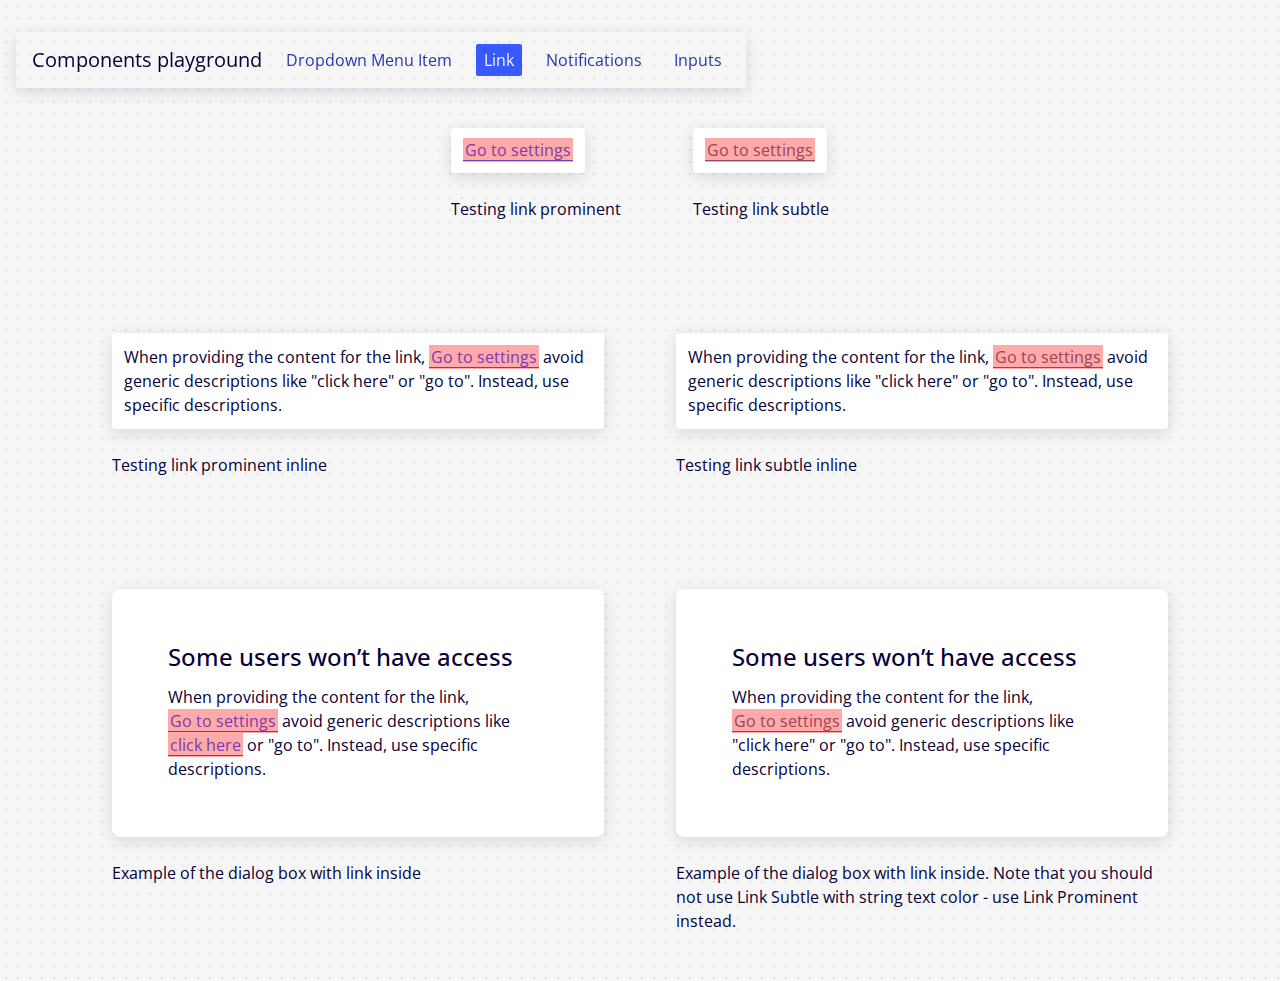
<file: link.html>
<html>

<head>
    <link href="https://fonts.googleapis.com/css2?family=Open+Sans&display=swap" rel="stylesheet">
    <link href="global.css" rel="stylesheet">
    <META NAME="robots" CONTENT="noindex,nofollow">
</head>

<body>

    <div class="header">
        <ul>
            <h3>Components playground</h3>
            <li><a href="/">Dropdown Menu Item</a></li>
            <li class="current"><a href="/link.html">Link</a></li>
            <li><a href="/notifications.html">Notifications</a></li>
            <li><a href="/input.html">Inputs</a></li>
        </ul>
    </div>

    <!-- next row -->

    <div class="row">
        <div class="group">
            <div class="container">
                <a href="/" class="link prominent">Go to settings</a>
            </div>
            <p>Testing link prominent</p>
        </div>

        <div class="group">
            <div class="container">
                <a href="/" class="link subtle">Go to settings</a>
            </div>
            <p>Testing link subtle</p>
        </div>
    </div>

    <!-- next row -->

    <div class="row">
        <div class="group">
            <div class="container">
                <p>When providing the content for the link, <a href="/" class="link prominent">Go to settings</a> avoid
                    generic descriptions like "click here" or "go to". Instead, use specific descriptions.</p>
            </div>
            <p>Testing link prominent inline</p>
        </div>

        <div class="group">
            <div class="container">
                <p>When providing the content for the link, <a href="/" class="link subtle">Go to settings</a> avoid
                    generic descriptions like "click here" or "go to". Instead, use specific descriptions.</p>
            </div>
            <p>Testing link subtle inline</p>
        </div>
    </div>

    <!-- next row -->

    <div class="row">
        <div class="group">
            <div class="container dialog">
                <h2>Some users won’t have access</h2>
                <p>When providing the content for the link, <a href="/" class="link prominent">Go to settings</a> avoid
                    generic descriptions like <a href="/" class="link prominent">click here</a> or "go to". Instead, use specific descriptions.</p>
            </div>
            <p>Example of the dialog box with link inside</p>
        </div>

        <div class="group">
            <div class="container dialog">
                <h2>Some users won’t have access</h2>
                <p>When providing the content for the link, <a href="/" class="link subtle">Go to settings</a> avoid
                    generic descriptions like "click here" or "go to". Instead, use specific descriptions.</p>
            </div>
            <p>Example of the dialog box with link inside. Note that you should not use Link Subtle with string text color - use Link Prominent instead.</p>
        </div>
    </div>

    <!-- next row -->
</body>

</html>

<style>
    /* Dialog starts here */

    .dialog {
        padding: 56px;
        border-radius: 8px;
        background-color: var(--colors-background-neutrals-container);
        box-shadow: var(--shadow);
        display: flex;
        flex-direction: column;
        min-width: 420px;
        gap: 16px;
    }
    .group {
        max-width: calc(468px + 24px);
    }

    .dialog p {
        padding: 0;
        margin: 0;
    }

    /* Dialog ends here */
</style>
</file>
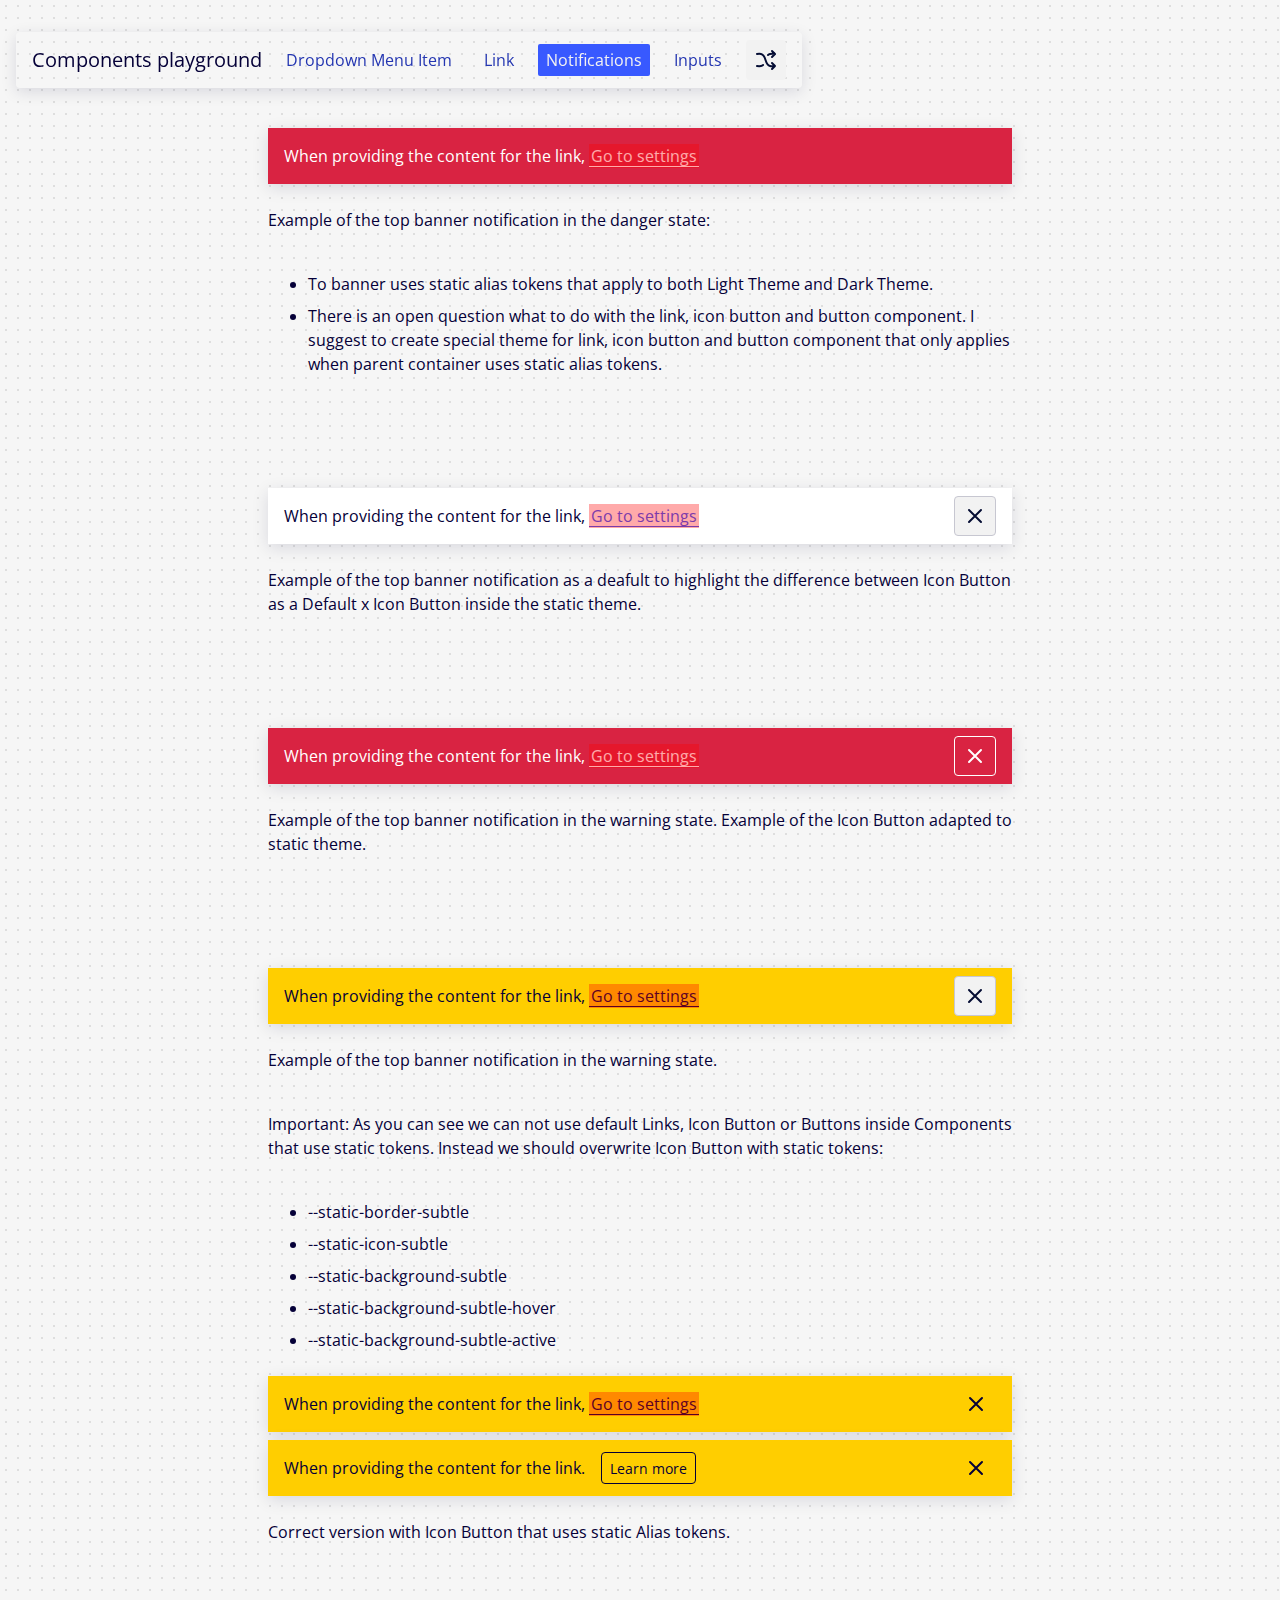
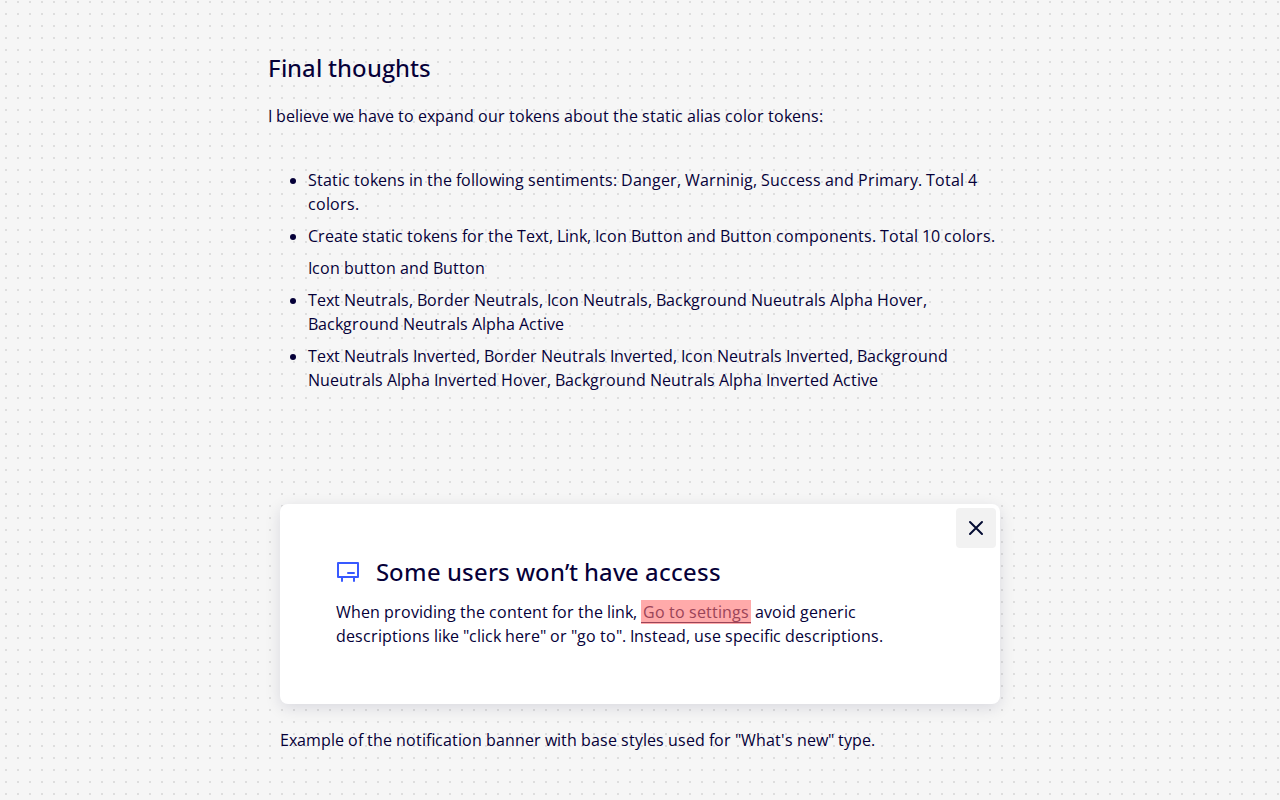
<file: notifications.html>
<html>

<head>
    <link href="https://fonts.googleapis.com/css2?family=Open+Sans&display=swap" rel="stylesheet">
    <link href="global.css" rel="stylesheet">
    <META NAME="robots" CONTENT="noindex,nofollow">
</head>

<body>

    <div class="header">
        <ul>
            <h3>Components playground</h3>
            <li><a href="/">Dropdown Menu Item</a></li>
            <li><a href="/link.html">Link</a></li>
            <li class="current"><a href="/notifications.html">Notifications</a></li>
            <li><a href="/input.html">Inputs</a></li>
            <div class="btn expand" tabindex="0">
                <svg class="icon" width="24" height="24" viewBox="0 0 24 24" fill="none"
                    xmlns="http://www.w3.org/2000/svg">
                    <g clip-path="url(#clip0_1908_1065)">
                        <path d="M22 21.0003L22.001 21" stroke="black" stroke-width="4"></path>
                        <path d="M22 21.0003L22.001 21" stroke="black" stroke-width="6"></path>
                        <path d="M22 21.0003L22.001 21" stroke="black" stroke-width="8"></path>
                        <path d="M22 21.0003L22.001 21" stroke="black" stroke-width="10"></path>
                        <path d="M22 21.0003L22.001 21" stroke="black" stroke-width="12"></path>
                        <path
                            d="M3 6.00017C3 6.00017 5.46367 5.71763 7 6.00017C12.7612 7.05971 10.2816 16.7294 16 18.0002C17.9061 18.4238 21 18.0002 21 18.0002M21 18.0002L18 15.0002M21 18.0002L18 21.0002M3 18C3 18 5.46367 18.2825 7 18C7.86387 17.8411 8.54246 17.4887 9.09118 17M21 6C21 6 17.9061 5.57642 16 6C15.1814 6.18191 14.5308 6.53593 14 7.01216M21 6L18 9M21 6L18 3"
                            stroke="black" stroke-width="2" stroke-linecap="round" stroke-linejoin="round"></path>
                    </g>
                    <defs>
                        <clipPath id="clip0_1908_1065">
                            <rect width="24" height="24" fill="white"></rect>
                        </clipPath>
                    </defs>
                </svg>
            </div>
        </ul>
    </div>

    <!-- next row -->

    <div class="row">
        <div class="group">
            <div class="container notification danger">
                <p>When providing the content for the link, <a href="/" class="link prominent">Go to settings</a></p>
            </div>
            <p>Example of the top banner notification in the danger state:</p>
            <ul>
                <li>To banner uses static alias tokens that apply to both Light Theme and Dark Theme.</li>
                <li>There is an open question what to do with the link, icon button and button component. I suggest to
                    create special theme for link, icon button and button component that only applies when parent
                    container uses static alias tokens.</li>
            </ul>
        </div>
    </div>

    <!-- next row -->

    <div class="row">
        <div class="group">
            <div class="container notification">
                <p>When providing the content for the link, <a href="/" class="link prominent">Go to settings</a></p>
                <div class="btn outline" tabindex="0">
                    <svg width="24" height="24" viewBox="0 0 24 24" fill="none" xmlns="http://www.w3.org/2000/svg">
                        <path d="M6 6L18 18M18 6L6 18" stroke="black" stroke-width="2" stroke-linecap="round" />
                    </svg>

                </div>
            </div>
            <p>Example of the top banner notification as a deafult to highlight the difference between Icon Button as a
                Default x Icon Button inside the static theme.</p>
        </div>
    </div>

    <!-- next row -->

    <div class="row">
        <div class="group">
            <div class="container notification danger">
                <p>When providing the content for the link, <a href="/" class="link prominent">Go to settings</a></p>
                <div class="btn outline" tabindex="0">
                    <svg width="24" height="24" viewBox="0 0 24 24" fill="none" xmlns="http://www.w3.org/2000/svg">
                        <path d="M6 6L18 18M18 6L6 18" stroke="black" stroke-width="2" stroke-linecap="round" />
                    </svg>

                </div>
            </div>
            <p>Example of the top banner notification in the warning state. Example of the Icon Button adapted to static
                theme.</p>
        </div>
    </div>

    <!-- next row -->

    <div class="row">
        <div class="group">
            <div class="container notification warning">
                <p>When providing the content for the link, <a href="/" class="link prominent">Go to settings</a></p>
                <div class="btn outline" tabindex="0">
                    <svg width="24" height="24" viewBox="0 0 24 24" fill="none" xmlns="http://www.w3.org/2000/svg">
                        <path d="M6 6L18 18M18 6L6 18" stroke="black" stroke-width="2" stroke-linecap="round" />
                    </svg>

                </div>
            </div>
            <p>Example of the top banner notification in the warning state.</p>
            <p>Important: As you can see we can not use default Links, Icon Button or Buttons inside Components that use
                static tokens. Instead we should overwrite Icon Button with static tokens:</p>
            <ul>
                <li>--static-border-subtle</li>
                <li>--static-icon-subtle</li>
                <li>--static-background-subtle</li>
                <li>--static-background-subtle-hover</li>
                <li>--static-background-subtle-active</li>
            </ul>
            <div class="container notification warning correct">
                <p>When providing the content for the link, <a href="/" class="link prominent">Go to settings</a></p>
                <div class="btn" tabindex="0">
                    <svg width="24" height="24" viewBox="0 0 24 24" fill="none" xmlns="http://www.w3.org/2000/svg">
                        <path d="M6 6L18 18M18 6L6 18" stroke="black" stroke-width="2" stroke-linecap="round" />
                    </svg>

                </div>
            </div>
            <div class="container notification warning correct">
                <div class="wrapper">
                    <p>When providing the content for the link.</p>
                    <div class="btn outline medium" tabindex="0">
                        Learn more
                    </div>
                </div>
                <div class="btn" tabindex="0">
                    <svg width="24" height="24" viewBox="0 0 24 24" fill="none" xmlns="http://www.w3.org/2000/svg">
                        <path d="M6 6L18 18M18 6L6 18" stroke="black" stroke-width="2" stroke-linecap="round" />
                    </svg>

                </div>
            </div>

            <p>Correct version with Icon Button that uses static Alias tokens.</p>
        </div>
    </div>

    <!-- next row -->

    <div class="row">
        <div class="group">
            <h2>Final thoughts</h2>
            <p>I believe we have to expand our tokens about the static alias color tokens:</p>
            <ul>
                <li>Static tokens in the following sentiments: Danger, Warninig, Success and Primary. Total 4 colors.
                </li>
                <li>Create static tokens for the Text, Link, Icon Button and Button components. Total 10 colors.</li>
                <p>Icon button and Button</p>
                <li>Text Neutrals, Border Neutrals, Icon Neutrals, Background Nueutrals Alpha Hover, Background Neutrals
                    Alpha Active</li>
                <li>Text Neutrals Inverted, Border Neutrals Inverted, Icon Neutrals Inverted, Background Nueutrals Alpha
                    Inverted Hover, Background Neutrals Alpha Inverted Active</li>
            </ul>
        </div>
    </div>

    <!-- next row -->

    <div class="row">
        <div class="group">
            <div class="container notification base">
                <h2><svg class="icon" width="24" height="24" viewBox="0 0 24 24" fill="none"
                        xmlns="http://www.w3.org/2000/svg">
                        <g clip-path="url(#clip0_1778_769)">
                            <path d="M12 13H18M6 17H2V3H22V17H18M6 17V21M6 17H18M18 17V21" stroke="black"
                                stroke-width="2" stroke-linecap="round" stroke-linejoin="round"></path>
                        </g>
                        <defs>
                            <clipPath id="clip0_1778_769">
                                <rect width="24" height="24" fill="white"></rect>
                            </clipPath>
                        </defs>
                    </svg> Some users won’t have access</h2>
                <p>When providing the content for the link, <a href="/" class="link subtle">Go to settings</a> avoid
                    generic descriptions like "click here" or "go to". Instead, use specific descriptions.</p>

                <div class="btn" tabindex="0">
                    <svg width="24" height="24" viewBox="0 0 24 24" fill="none" xmlns="http://www.w3.org/2000/svg">
                        <path d="M6 6L18 18M18 6L6 18" stroke="black" stroke-width="2" stroke-linecap="round" />
                    </svg>

                </div>
            </div>
            <p>Example of the notification banner with base styles used for "What's new" type.</p>
        </div>
    </div>

    <!-- next row -->
</body>

</html>

<style>
    /* Top Banner starts here */

    .notification {
        padding: 8px 16px;
        border-radius: 0px;
        background-color: var(--colors-background-neutrals-container);
        display: flex;
        flex-direction: row;
        min-width: 720px;
        width: 100%;
        gap: 16px;
        align-items: center;
        justify-content: space-between;
        min-height: 56px;
    }

    .notification p,
    .notification a,
    .notification h2 {
        color: var(--colors-text-neutrals);
    }

    .base {
        padding: 56px;
        box-shadow: var(--shadow);
        border-radius: 8px;
        flex-direction: column;
        gap: 16px;
        align-items: flex-start;
        position: relative;
        max-width: 520px;
    }

    .danger {
        background-color: var(--static-danger-prominent);
    }

    .danger p {
        color: var(--static-text-inverted);
    }

    .warning {
        background-color: var(--static-warning-prominent);
    }

    .warning p {
        color: var(--static-text);
    }

    /* Overwrites based on the static tokens */

    .danger a.link {
        color: var(--static-link-inverted);
        border-color: var(--static-link-inverted);
    }

    .danger .btn svg path {
        stroke: var(--static-btn-inverted);
    }

    .warning a.link {
        color: var(--static-link);
        border-color: var(--static-link);
    }

    .base .btn {
        position: absolute;
        top: 4px;
        right: 4px;
    }

    .danger .btn {
        background-color: transparent;
    }

    .danger .btn:hover {
        background-color: rgba(255, 255, 255, 0.15);
    }

    .danger .btn:active {
        background-color: rgba(255, 255, 255, 0.3);
    }

    .danger .outline {
        border-color: var(--static-btn-inverted);
    }

    .warning.correct .btn {
        background-color: transparent;
    }

    .warning.correct .btn:hover {
        background-color: rgba(0, 0, 0, 0.1);
    }

    .warning.correct .btn:active {
        background-color: rgba(0, 0, 0, 0.2);
    }

    .warning.correct .outline {
        border-color: var(--static-btn);
    }

    .warning.correct .btn svg path {
        stroke: var(--static-btn);
    }

    /* End of the overwrites for the base components */

    .group {
        max-width: calc(720px + 24px);
        width: 100%;
    }

    /* Top Banner ends here */
</style>

<script>
    var el = document.querySelector('.expand');
    var body = document.querySelector('body');

    el.onclick = function () {
        body.classList.toggle('dark');
    }
</script>
</file>
<file: global.css>
@import "aliases.css";
@import "link.css";
@import "menuitem.css";
@import "input.css";

:root {
    --header-link: #2436B1;

    --shadow: 0px 4px 16px rgba(5, 0, 56, 0.12);
    --focus: 0px 0px 0px 4px #D9E0FF, inset 0px 0px 0px 2px #6881FF, inset 0px 0px 0px 3px #FFFFFF;

    --static-text: #050038;
    --static-text-inverted: #fff;
    --static-link: #050038;
    --static-link-inverted: #fff;

    --static-btn: #050038;
    --static-btn-inverted: #fff;

    --static-danger-prominent: #d92342;
    --static-warning-prominent: #ffce00;
}

.dark {
    --header-link: #96a5f2;

    --focus: 0px 0px 0px 4px #2c3f9e, inset 0px 0px 0px 2px #6182ff, inset 0px 0px 0px 3px #0f0f0f;
}

.header ul li a:focus-visible {
    appearance: none;
    outline: none;
    box-shadow: var(--focus);
}

* {
    box-sizing: border-box;
}

body {
    background-image: url("data:image/svg+xml,%3Csvg width='12' height='12' viewBox='0 0 12 12' fill='none' xmlns='http://www.w3.org/2000/svg'%3E%3Crect width='12' height='12' fill='%23F6F6F6'/%3E%3Crect x='5' y='5' width='2' height='2' rx='1' fill='%23D7D7D7'/%3E%3C/svg%3E%0A");
    background-size: 12px 12px;
    display: flex;
    align-items: center;
    justify-content: center;
    flex-direction: column;
    gap: 48px;
    box-sizing: border-box;
    position: relative;
    color: var(--static-text);
}

.row {
    display: flex;
    flex-direction: row;
    gap: 24px;
    max-width: fit-content;
    align-items: flex-start;
}

.group {
    display: flex;
    flex-direction: column;
    gap: 8px;
    margin: 24px;
}

.group>p {
    margin: 16px 0;
}

.group ul {
    display: flex;
    flex-direction: column;
    gap: 8px;
}

.group ul li {
    font-size: 16px;
    line-height: 24px;
    font-family: 'Open Sans', sans-serif;
    font-style: normal;
    font-weight: 400;
}

.header {
    display: flex;
    gap: 8px;
    flex-direction: column;
    padding: 24px 0;
}

.header h3 {
    font-family: 'Open Sans', sans-serif;
    font-style: normal;
    font-weight: 400;
    font-size: 20px;
    line-height: 100%;
    margin: 0;
    color: var(--colors-text-neutrals);
}

.header h2 {
    font-family: 'Open Sans', sans-serif;
    font-style: normal;
    font-weight: 400;
    font-size: 24px;
    line-height: 100%;
    margin: 0;
    color: var(--colors-text-neutrals);
}

.header ul {
    display: flex;
    gap: 16px;
    flex-direction: row;
    background: var(--colors-background-neutrals-page);
    border-radius: 4px;
    padding: 8px 16px;
    box-shadow: var(--shadow);
    width: fit-content;
    min-height: 36px;
    align-items: center;
    position: fixed;
    top: 16px;
    left: 16px;
    z-index: 9;
    min-height: 56px;
}

.header ul li {
    font-family: 'Open Sans', sans-serif;
    font-style: normal;
    font-weight: 400;
    font-size: 16px;
    line-height: 100%;
    list-style-type: none;
}

.header ul li a {
    text-decoration: none;
    color: var(--header-link);
    border-radius: 2px;
    padding: 0 8px;
    height: 32px;
    display: flex;
    line-height: 32px;
}

.header ul li.current a {
    background: #3859FF;
    color: var(--colors-text-neutrals-inverted);
}

/* Global styles for the components */

.btn {
    height: 40px;
    min-width: 40px;
    border-radius: 4px;
    display: flex;
    align-items: center;
    justify-content: center;
    width: max-content;
    cursor: pointer;
    padding: 0 8px;
    background-color: var(--colors-background-neutrals-subtle);

    /* testing text */

    font-family: 'Open Sans', sans-serif;
    font-style: normal;
    font-weight: 400;
    font-size: 14px;
    font-weight: 400;
}

.btn.medium {
    height: 32px;
    min-width: 32px;
}

.btn:focus-visible {
    appearance: none;
    outline: none;
    box-shadow: var(--focus);
}

.btn:hover {
    background-color: var(--colors-background-neutrals-subtle-hover);
}

.btn:active {
    background-color: var(--colors-background-neutrals-subtle-active);
}

.btn svg {
    width: 24px;
    height: 24px;
}

.btn svg path {
    stroke: var(--colors-icon-neutrals);
}

.btn.dark svg path {
    stroke: #3859FF;
}

.outline {
    border: 1px solid;
    border-color: var(--colors-border-neutrals);
}

.outline:hover {
    border-color: var(--colors-border-neutrals-hover);
}

.outline:active {
    border-color: var(--colors-border-neutrals-active);
}

h2 {
    font-family: 'Formular';
    font-family: 'Open Sans', sans-serif;
    color: var(--static-text);

    font-style: normal;
    font-weight: 500;
    font-size: 24px;
    line-height: 135%;
    margin: 0;
    line-height: 24px;
    gap: 16px;
    display: flex;
    align-items: center;
}

h2 svg path {
    stroke: var(--colors-icon-primary);
}

p {
    font-size: 16px;
    line-height: 24px;
    font-family: 'Open Sans', sans-serif;
    font-style: normal;
    font-weight: 400;
    margin: 0;
    color: var(--static-text);
}

.wrapper {
    display: flex;
    flex-direction: row;
    gap: 16px;
    align-items: center;
}
</file>
